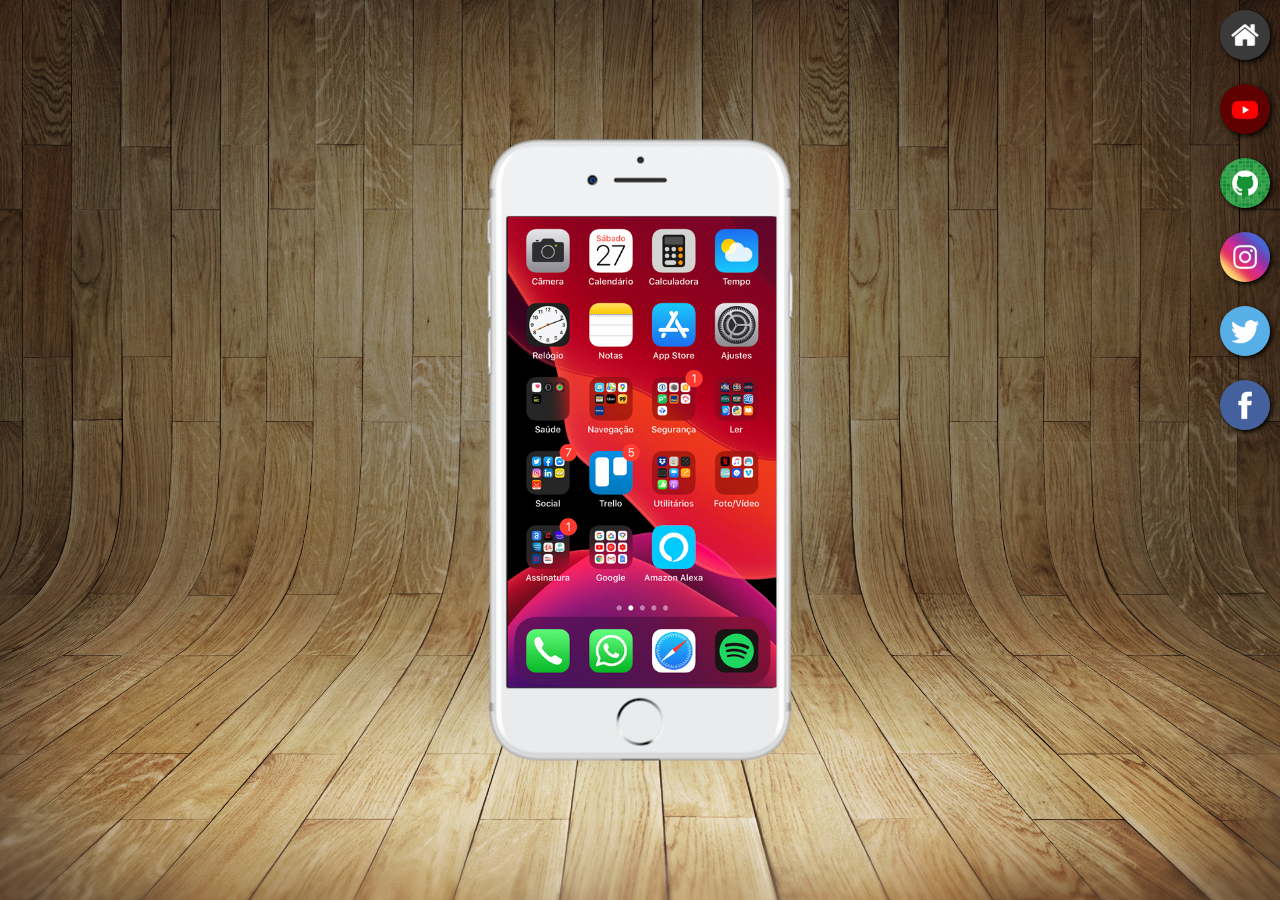
<file: index.html>
<!DOCTYPE html>
<html lang="pt-br">
<head>
    <meta charset="UTF-8">
    <meta name="viewport" content="width=device-width, initial-scale=1.0">
    <link rel="shortcut icon" href="favicon.ico" type="image/x-icon">
    <link rel="stylesheet" href="estilos/style.css">
    <title>Projetos Redes Sociais</title>
</head>
<body>
    <main>
        <section id="telefone">
            <iframe src="home.html" name="tela" id="tela" frameborder="0">
                Seu navegador não é compatível.
            </iframe>
        </section>
        <section id="redes-sociais">
            <a href="home.html" target="tela"><img src="imagens/logo-home.jpg" alt="Home"></a><br>
            <a href="youtube.html" target="tela"><img src="imagens/logo-youtube.jpg" alt="YouTube"></a><br>
            <a href="github.html" target="tela"><img src="imagens/logo-github.jpg" alt="GitHub"></a><br>
            <a href="instagram.html" target="tela"><img src="imagens/logo-instagram.jpg" alt="Instagram"></a><br>
            <a href="twitter.html" target="tela"><img src="imagens/logo-twitter.jpg" alt="Twitter"></a><br>
            <a href="facebook.html" target="tela"><img src="imagens/logo-facebook.jpg" alt="Facebook"></a><br>
            
        </section>
    </main>
</body>
</html>
</file>
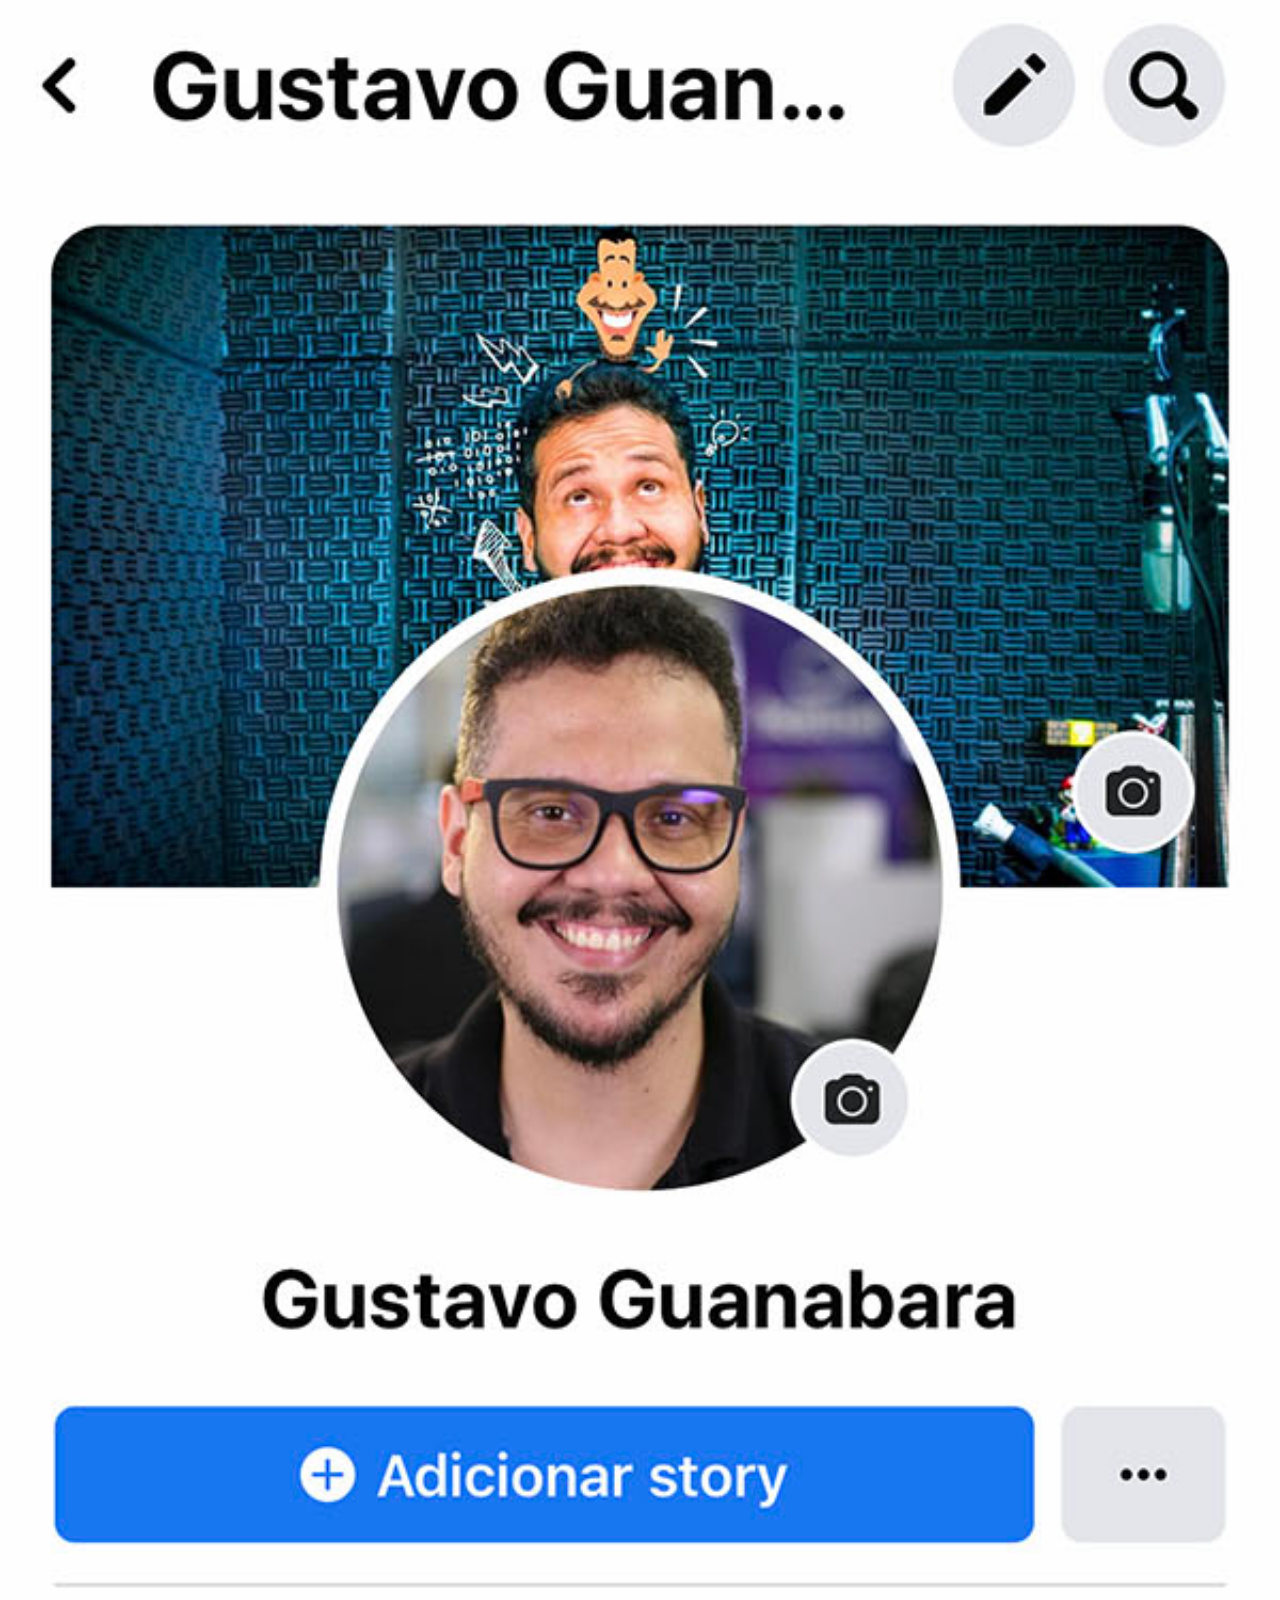
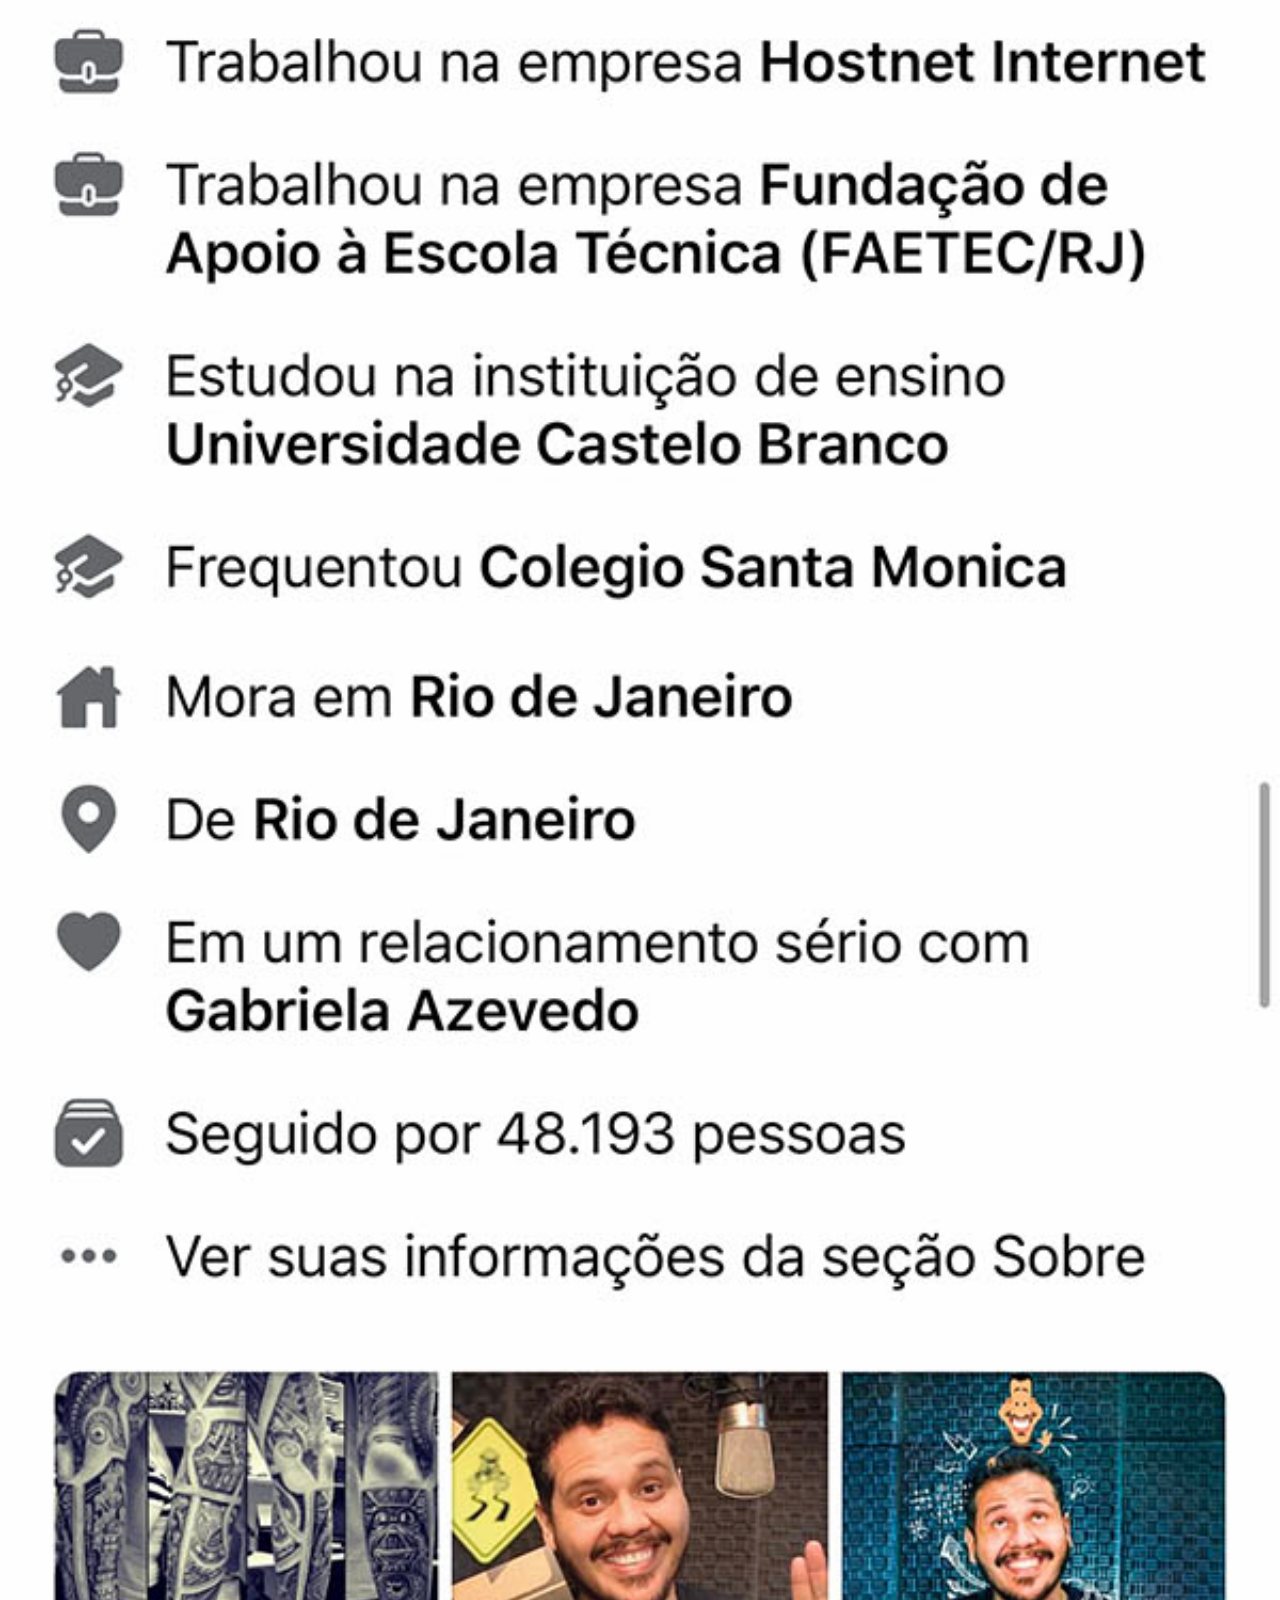
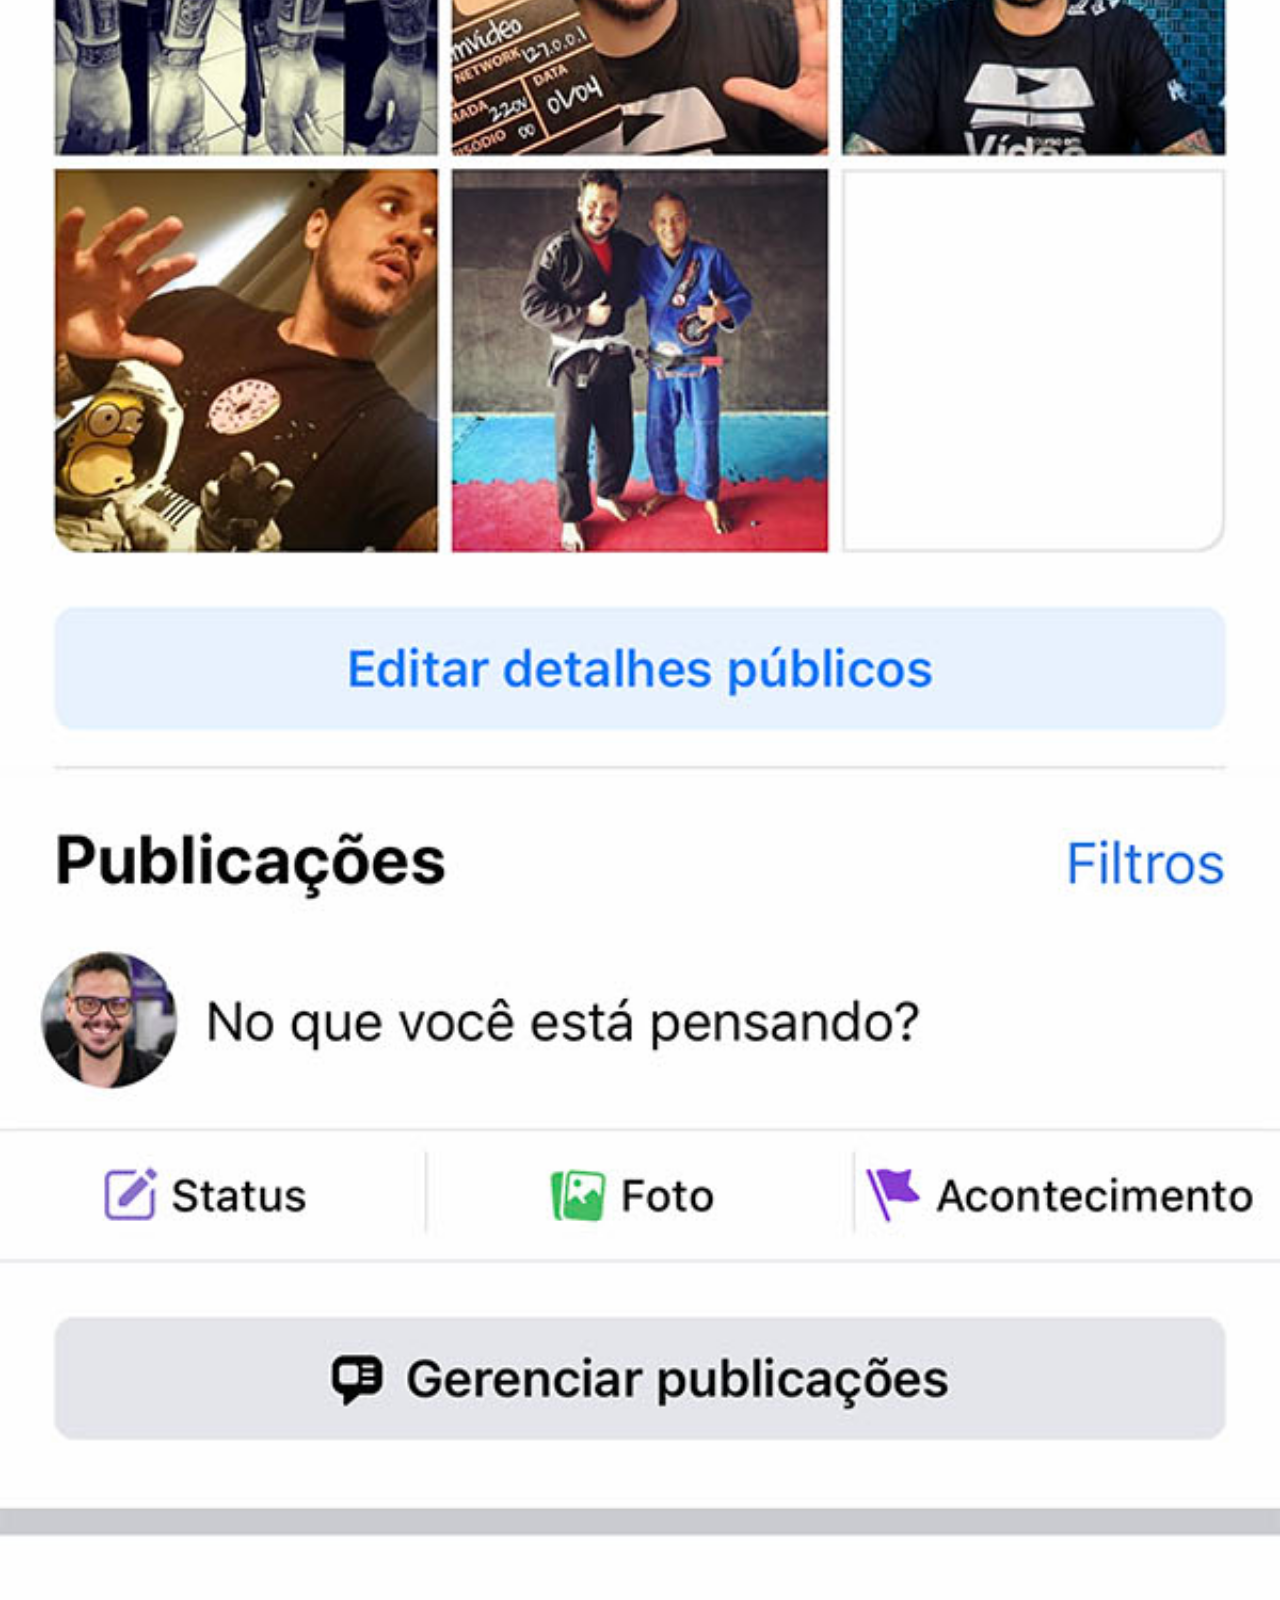
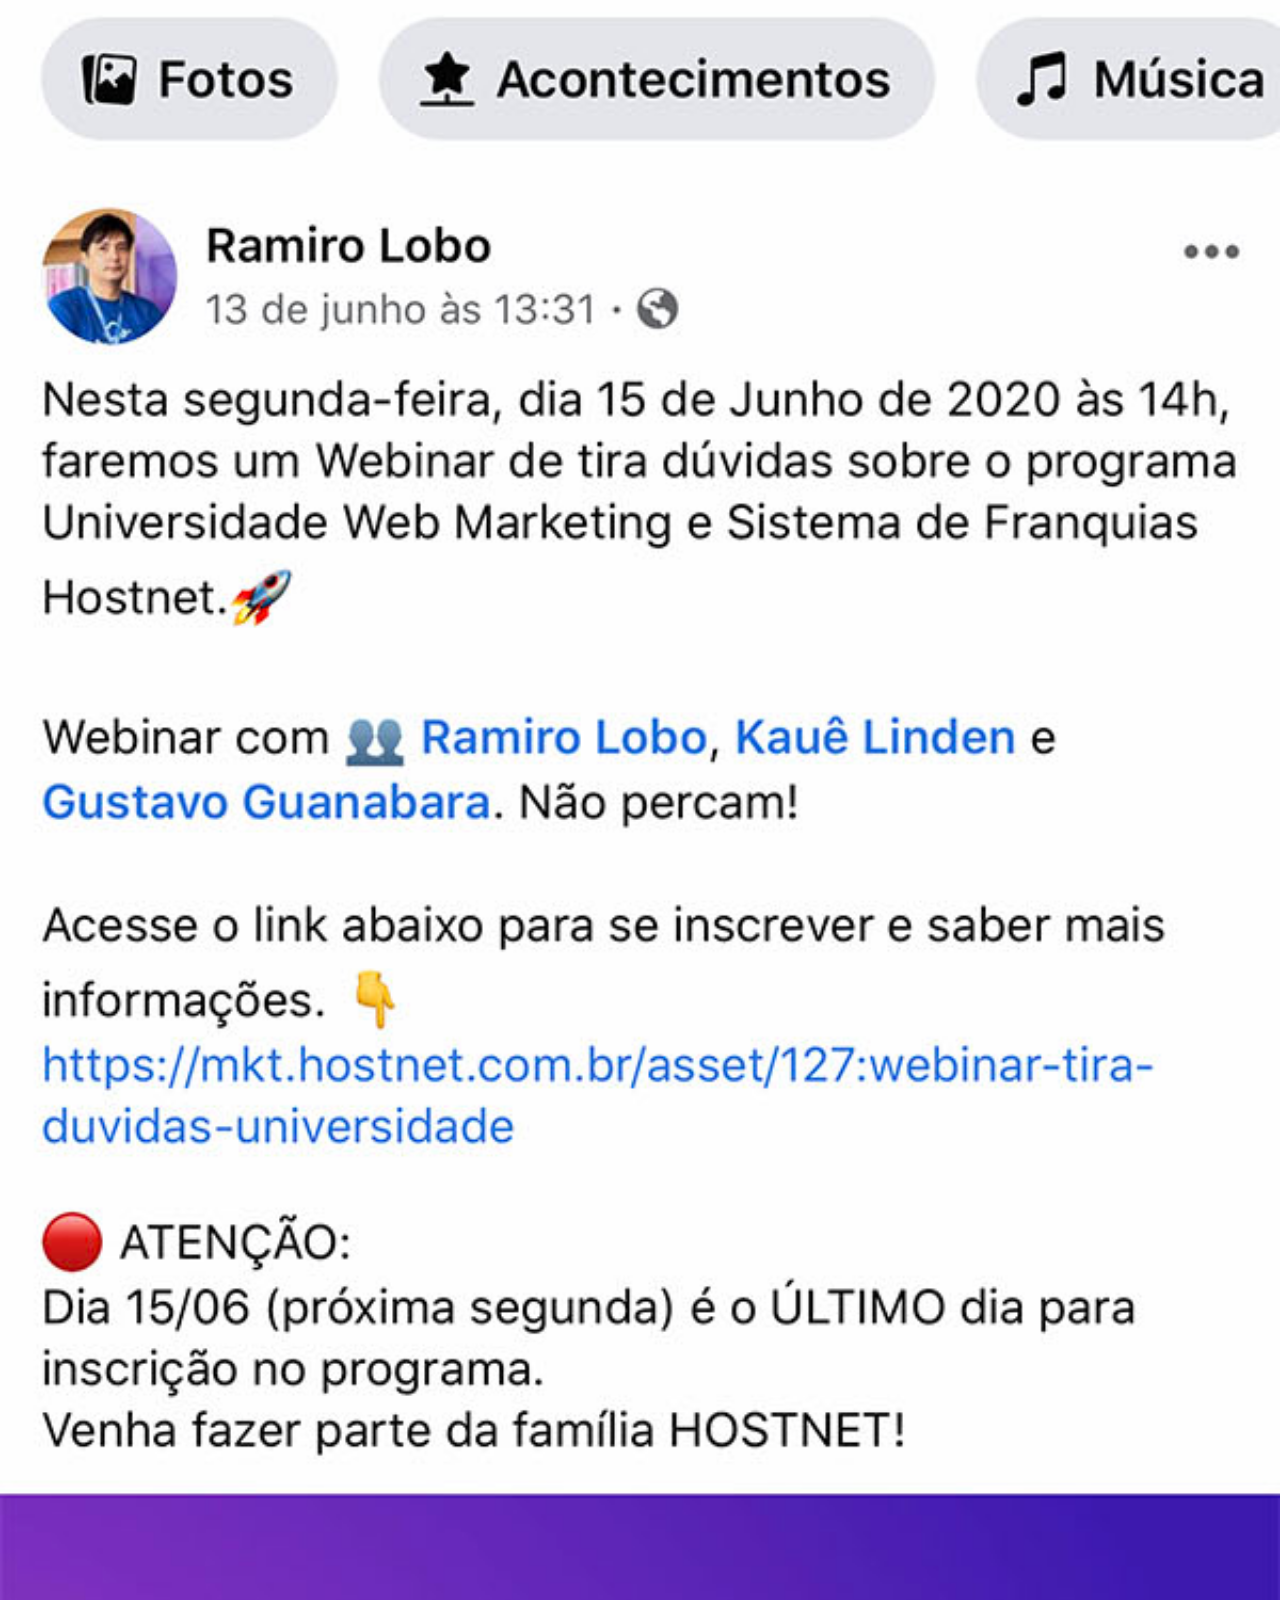
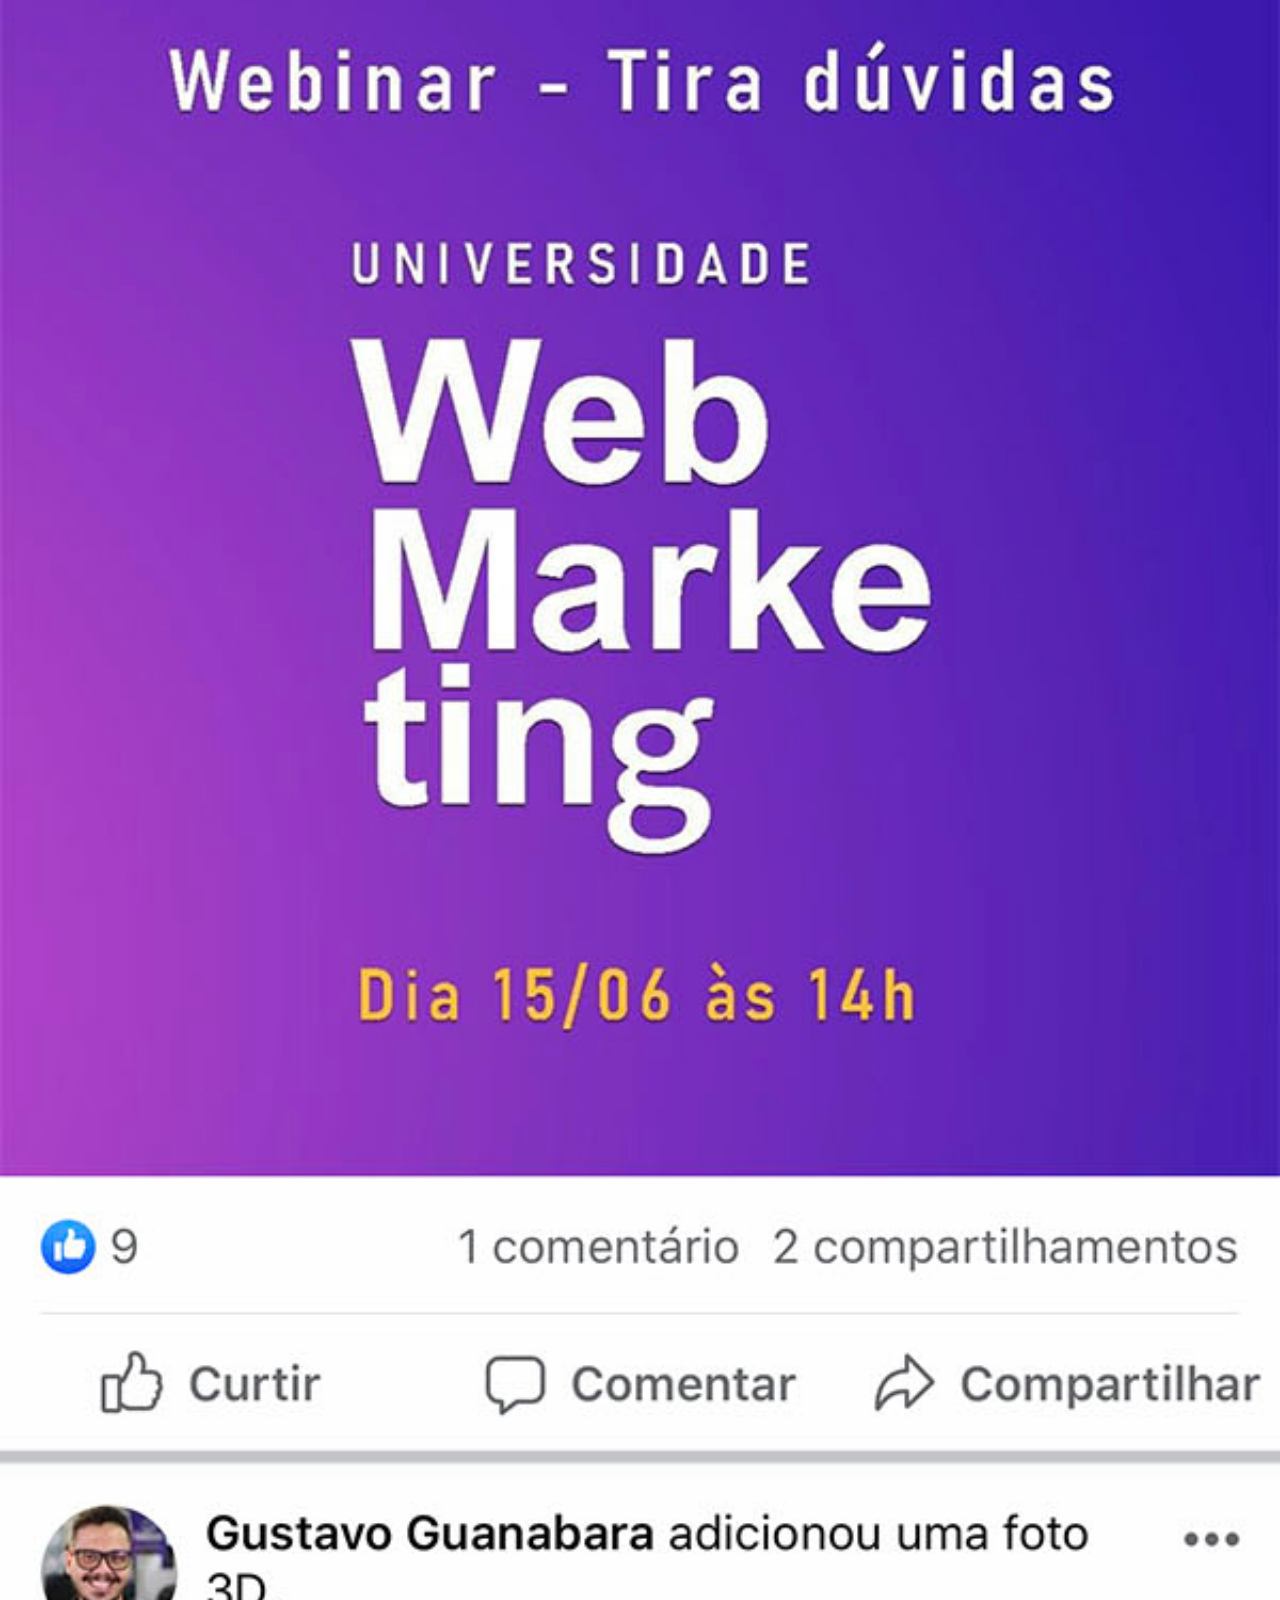
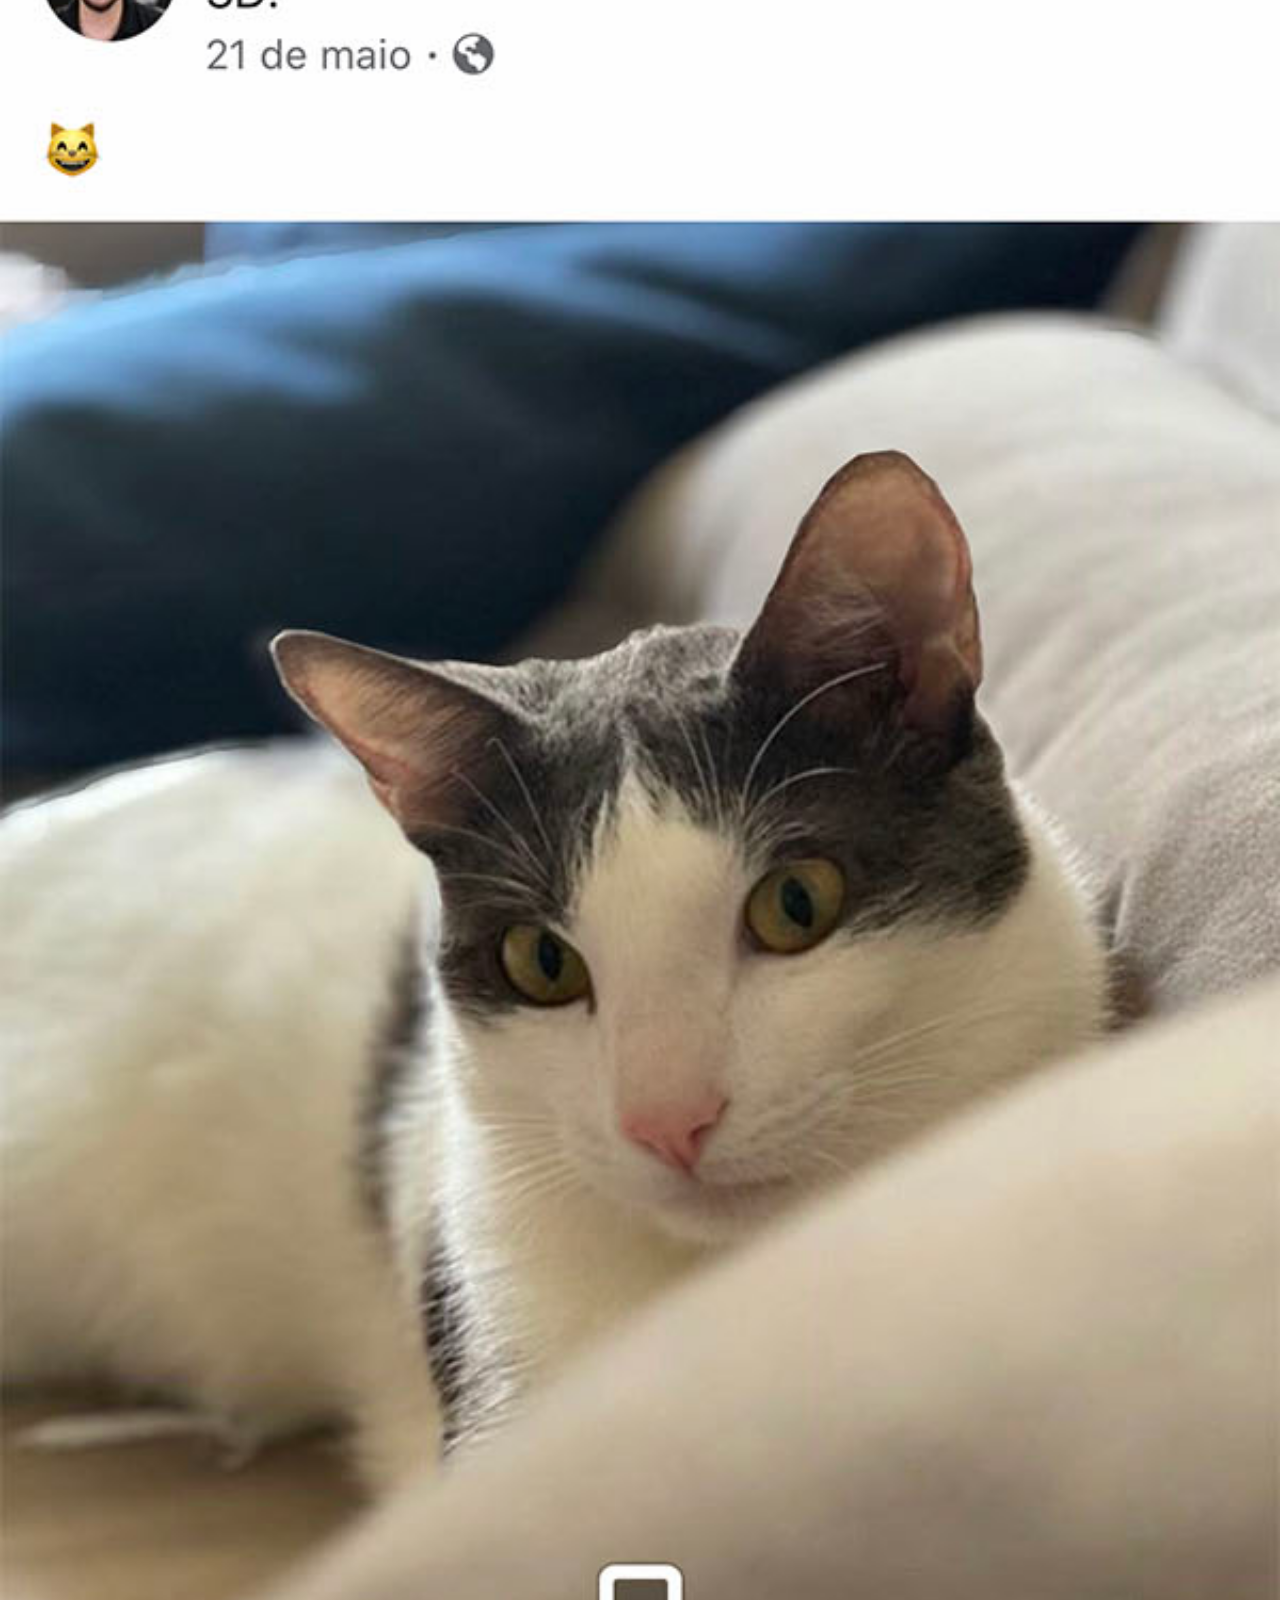
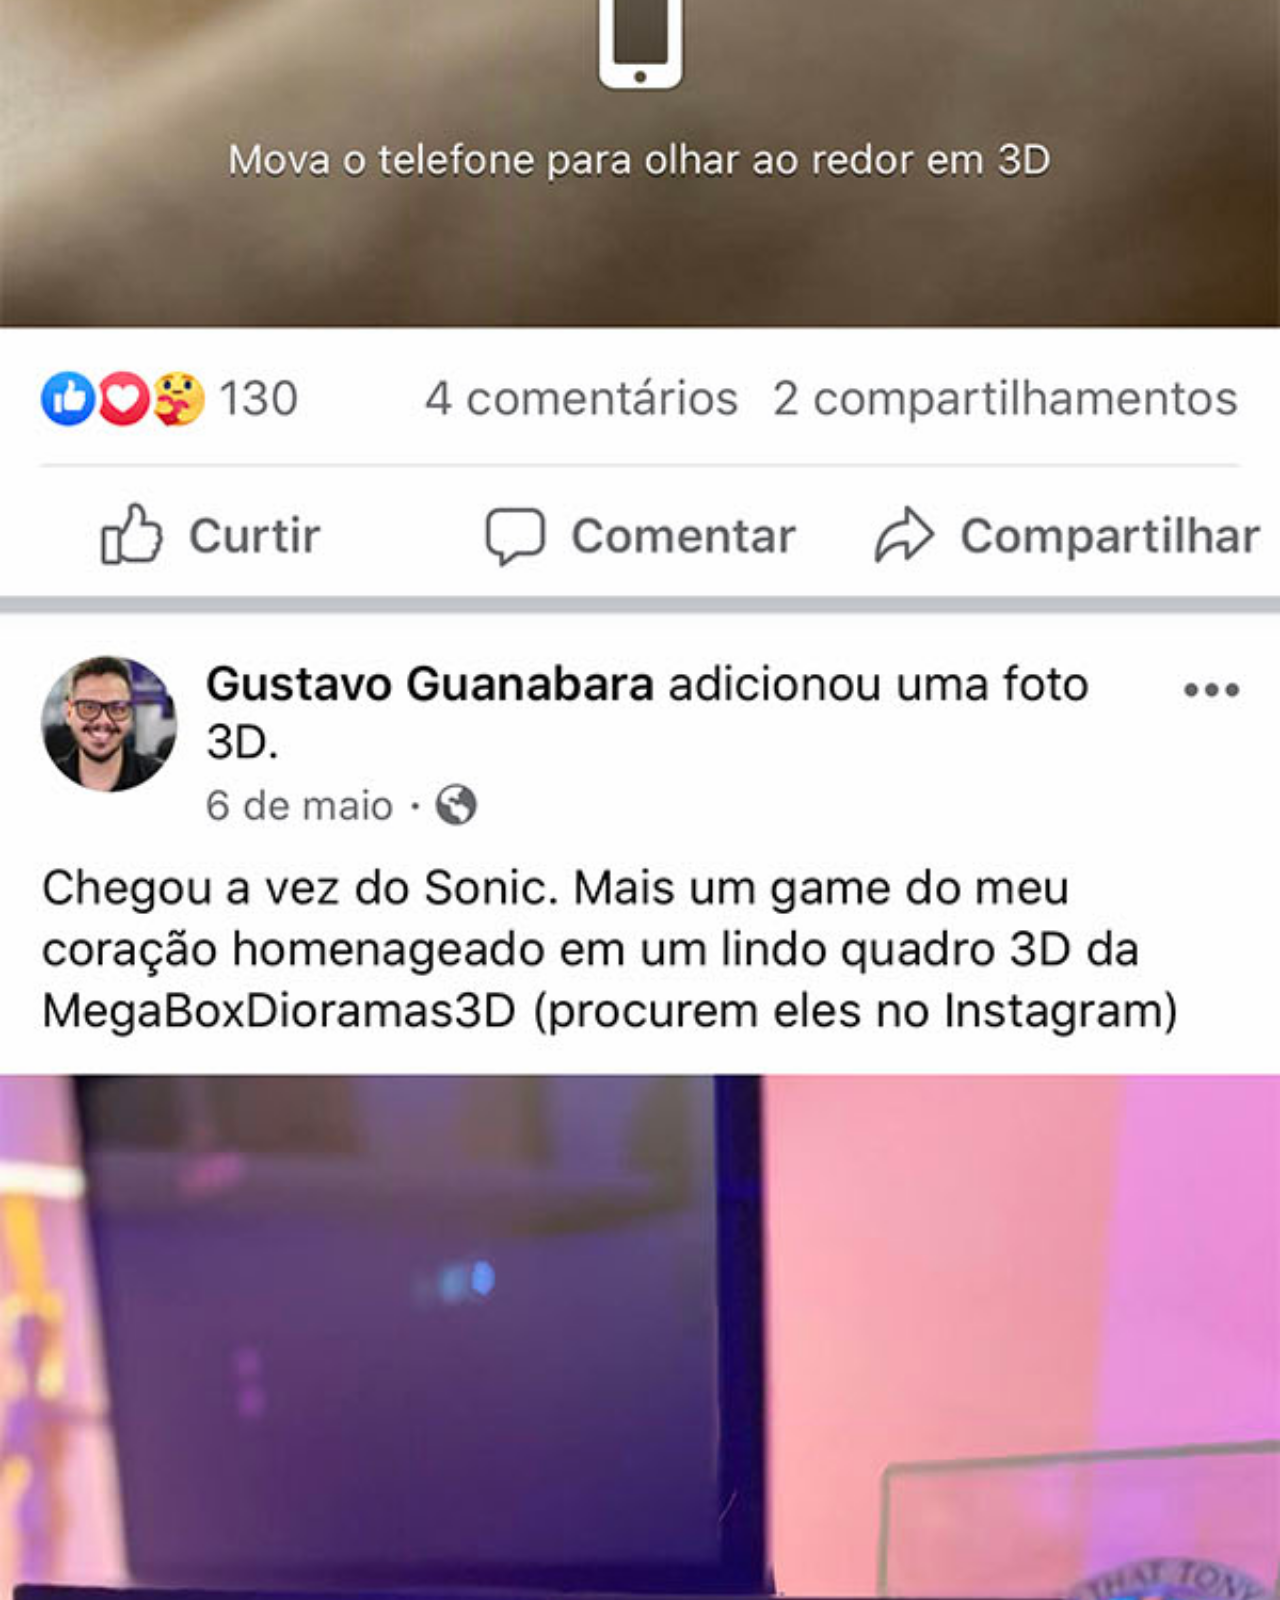
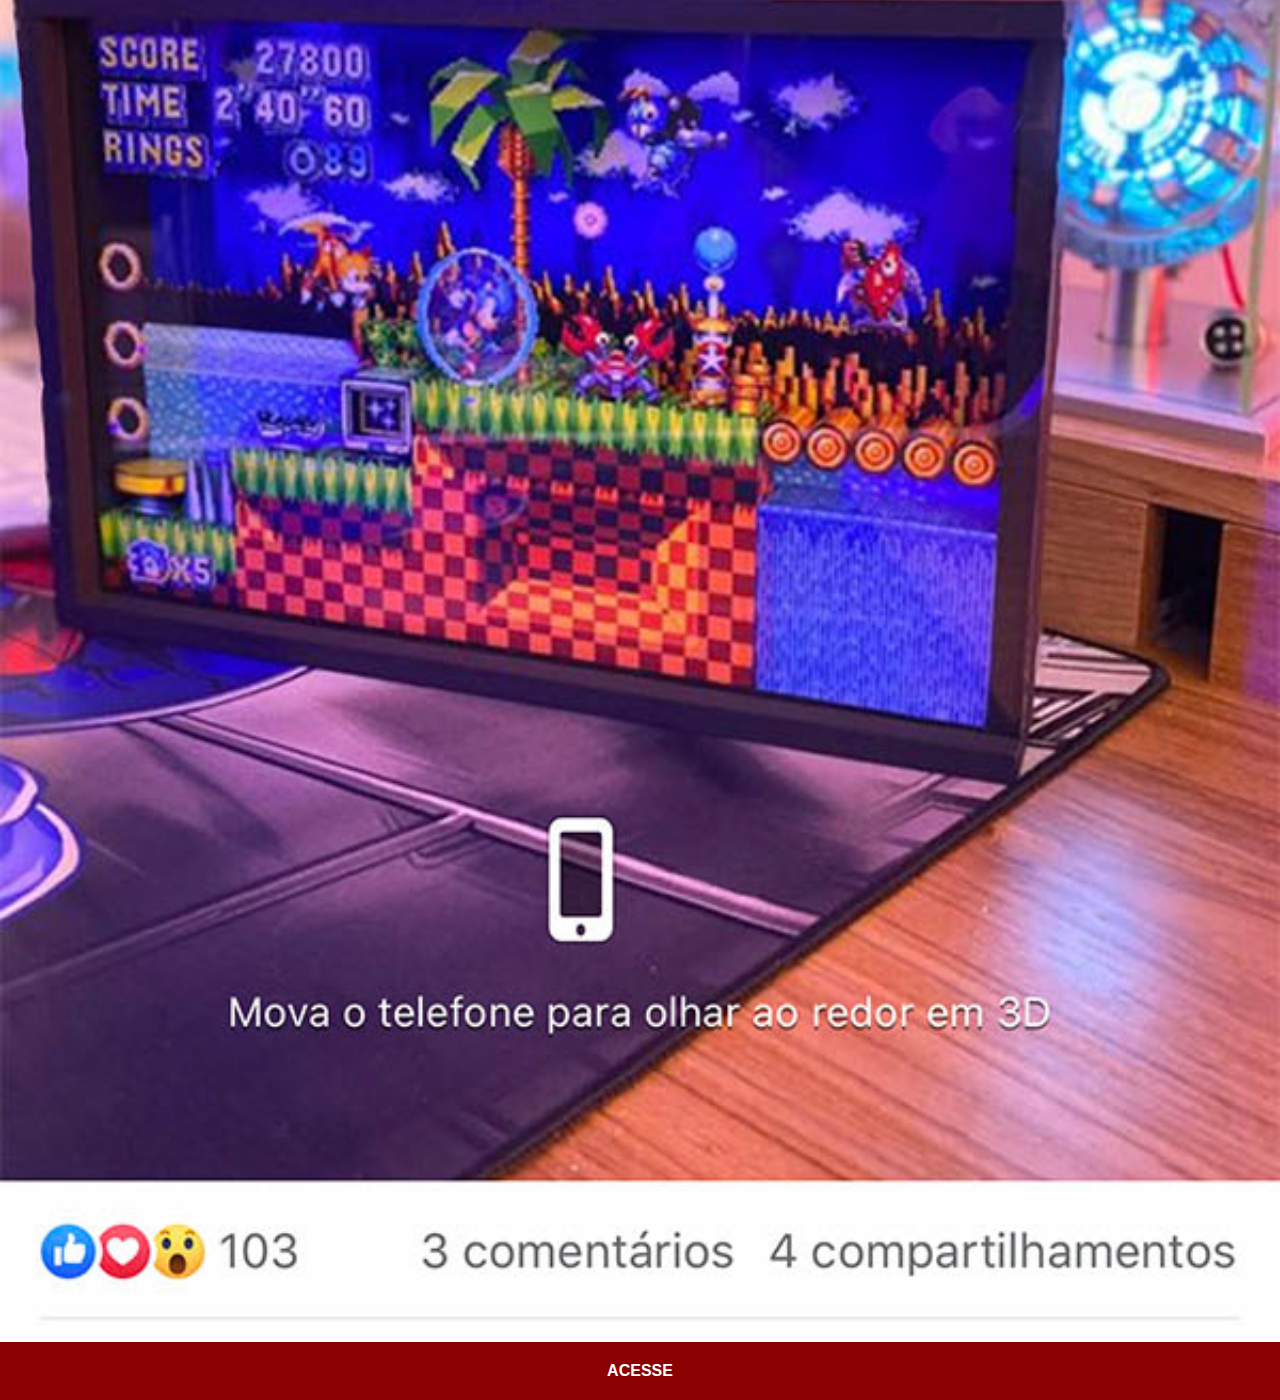
<file: facebook.html>
<!DOCTYPE html>
<html lang="pt-br">
<head>
    <meta charset="UTF-8">
    <meta name="viewport" content="width=device-width, initial-scale=1.0">
    <link rel="stylesheet" href="estilos/social.css">
    <title>Facebook</title>
</head>
<body>
    <img src="imagens/tela-facebook.jpg" alt="Facebook">
    <a href="https://www.facebook.com/gustavoguanabara/?locale=pt_BR" target="_blank">ACESSE</a>
</body>
</html>
</file>
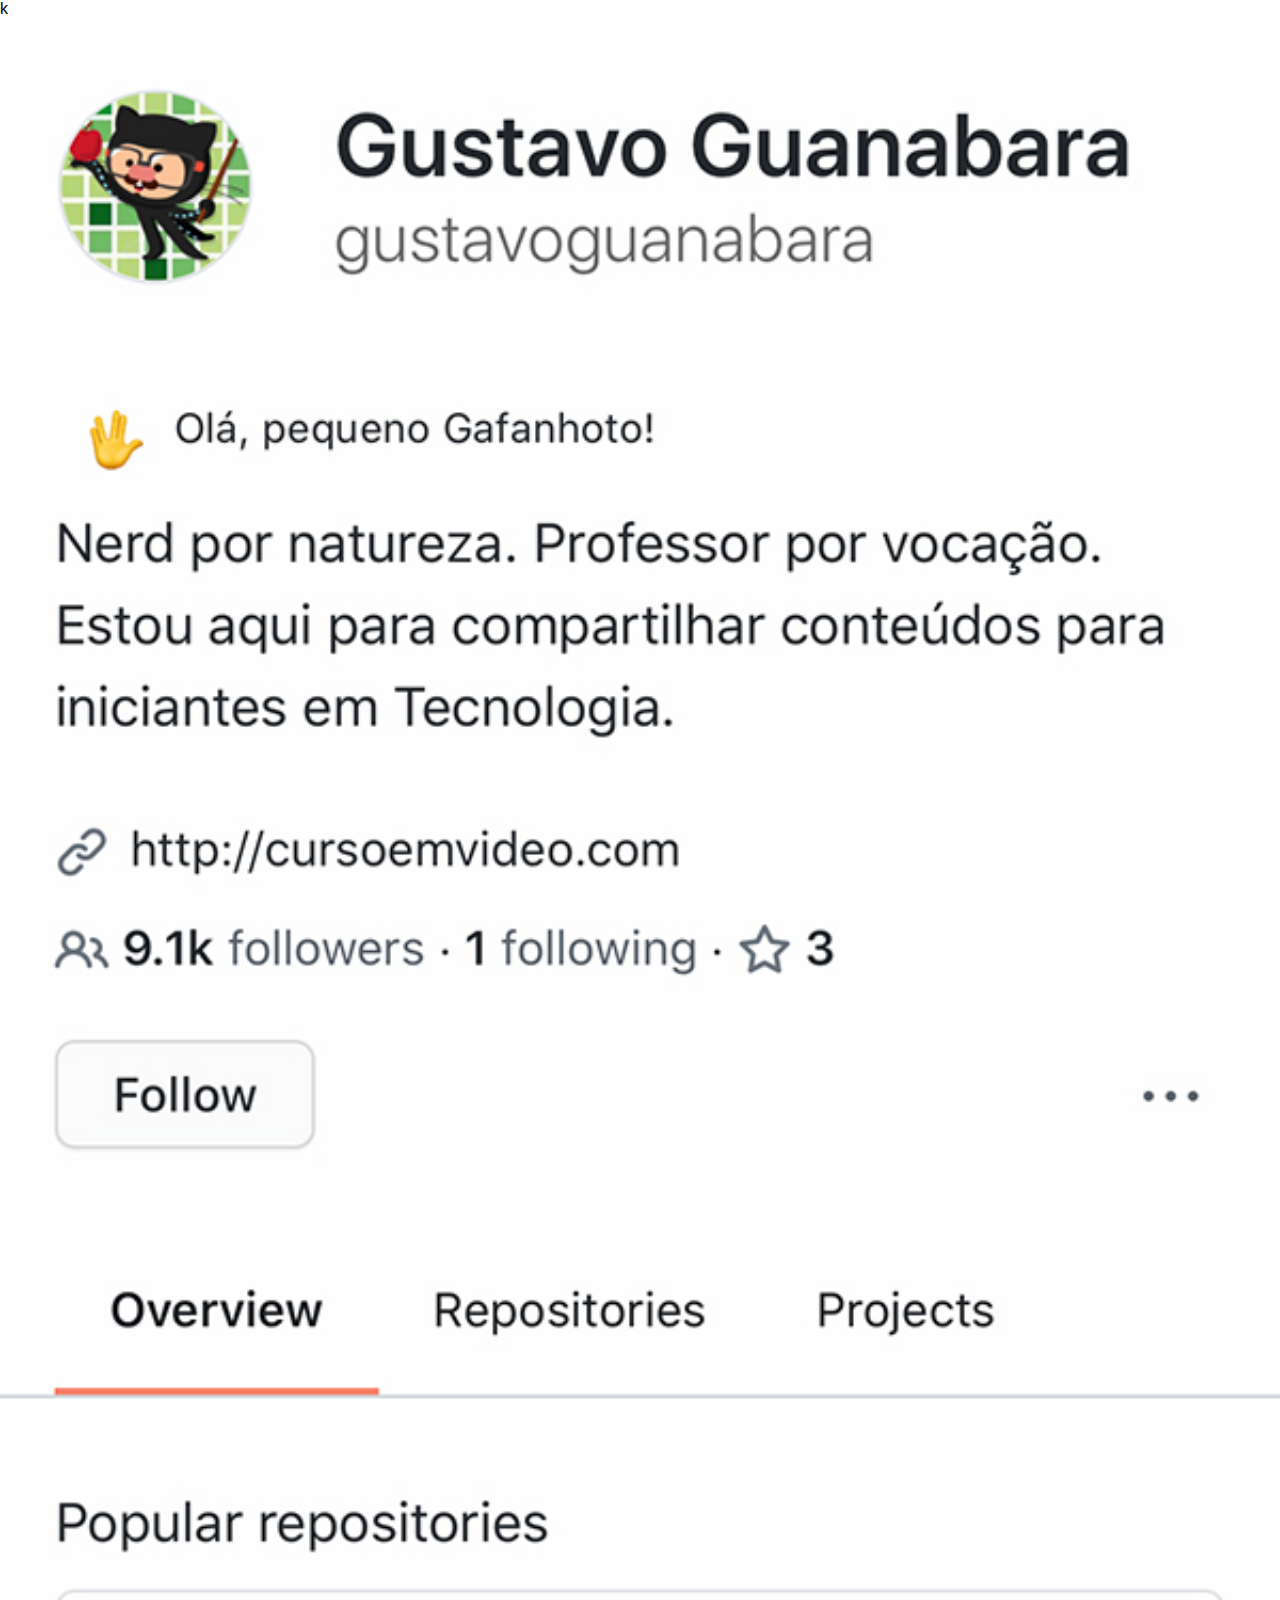
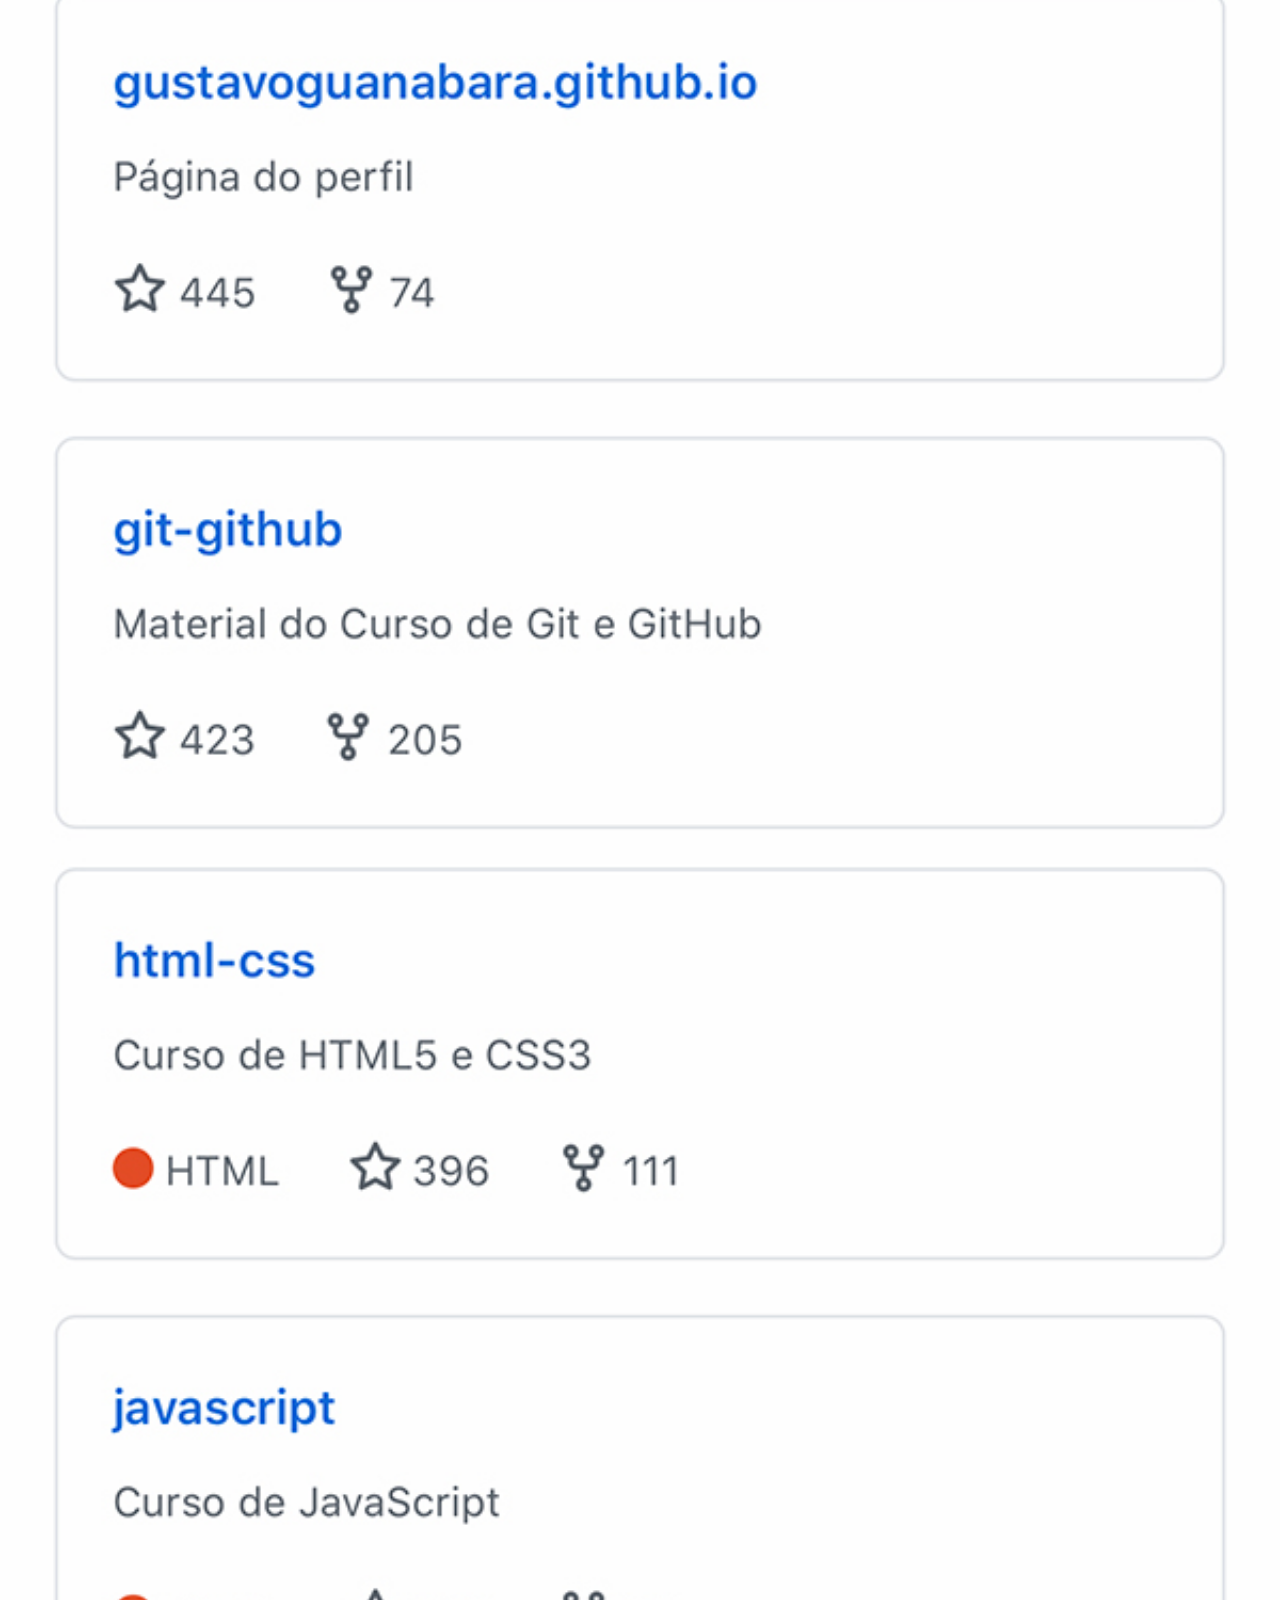
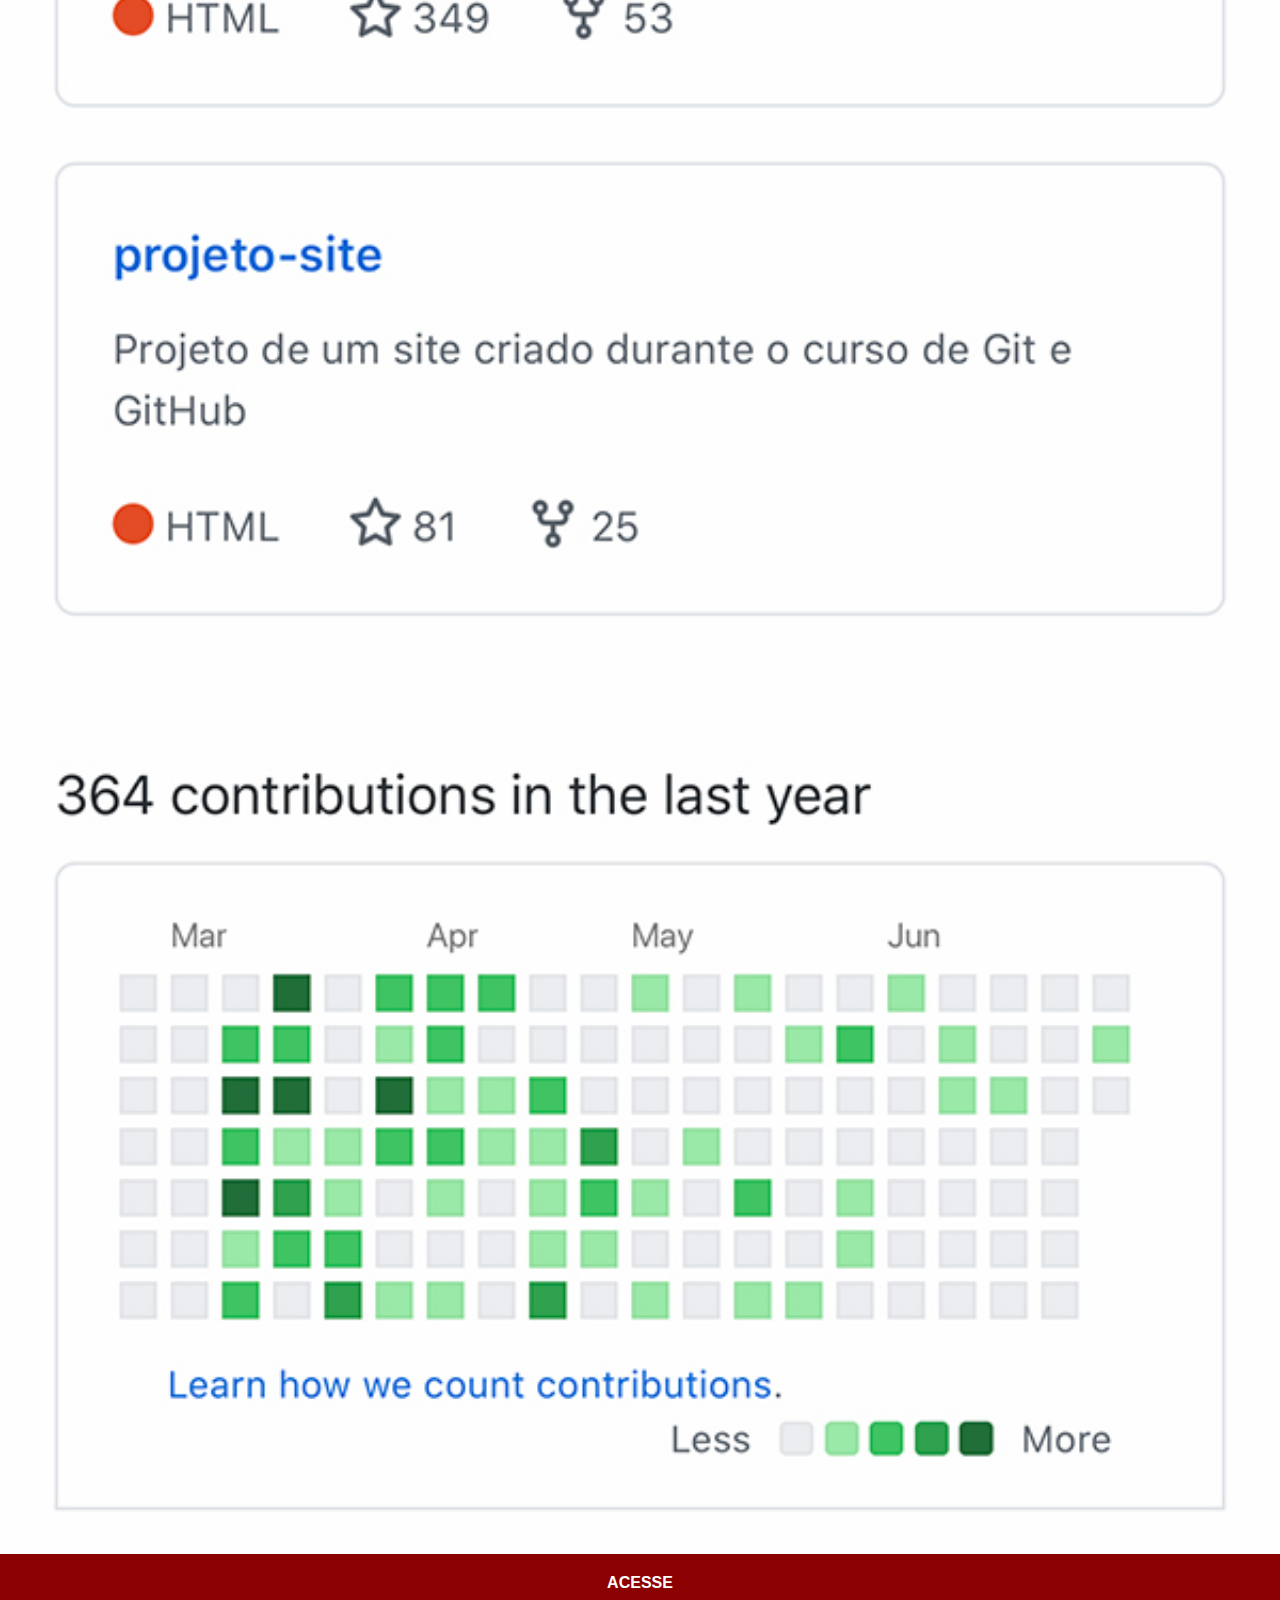
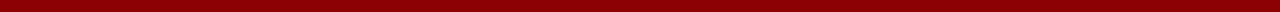
<file: github.html>
<!DOCTYPE html>
<html lang="en">
<head>
    <meta charset="UTF-8">
    <meta name="viewport" content="width=device-width, initial-scale=1.0">
    <link rel="stylesheet" href="estilos/social.css">k
    <title>GitHub</title>
</head>
<body>
    <img src="imagens/tela-github.jpg" alt="GitHub">
    <a href="https://gustavoguanabara.github.io/" target="_blank">ACESSE</a>
</body>
</html>
</file>
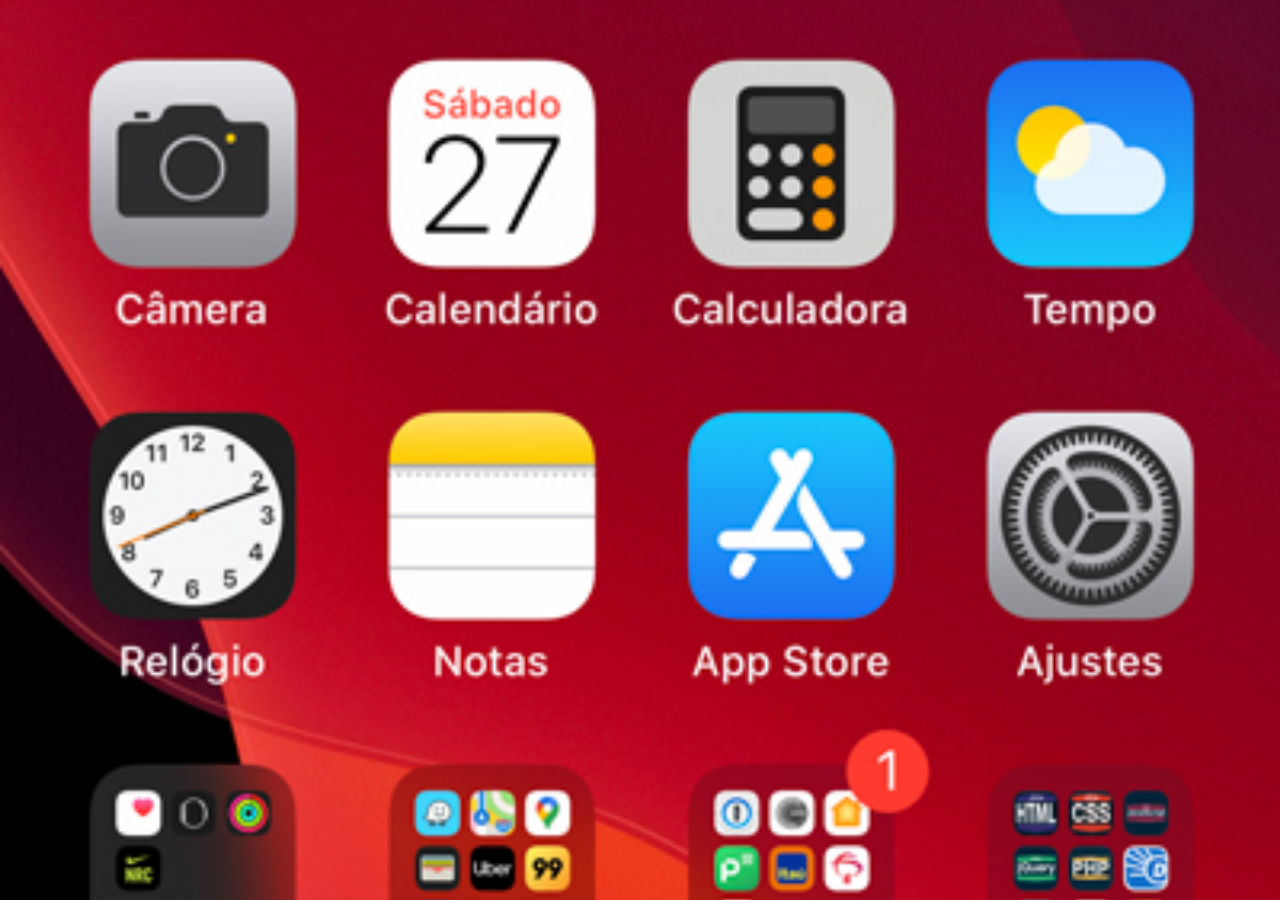
<file: home.html>
<!DOCTYPE html>
<html lang="pt-br">
<head>
    <meta charset="UTF-8">
    <meta name="viewport" content="width=device-width, initial-scale=1.0">
    <title>Home</title>
    <style>
        * {
            margin: 0px;
            padding: 0px;
        }

        body{
            width: 100vw;
            height: 100vh;
            background: black url(imagens/tela-home.jpg) no-repeat top center;
            background-size: cover;
        }
    </style>
</head>
<body>
    
</body>
</html>
</file>
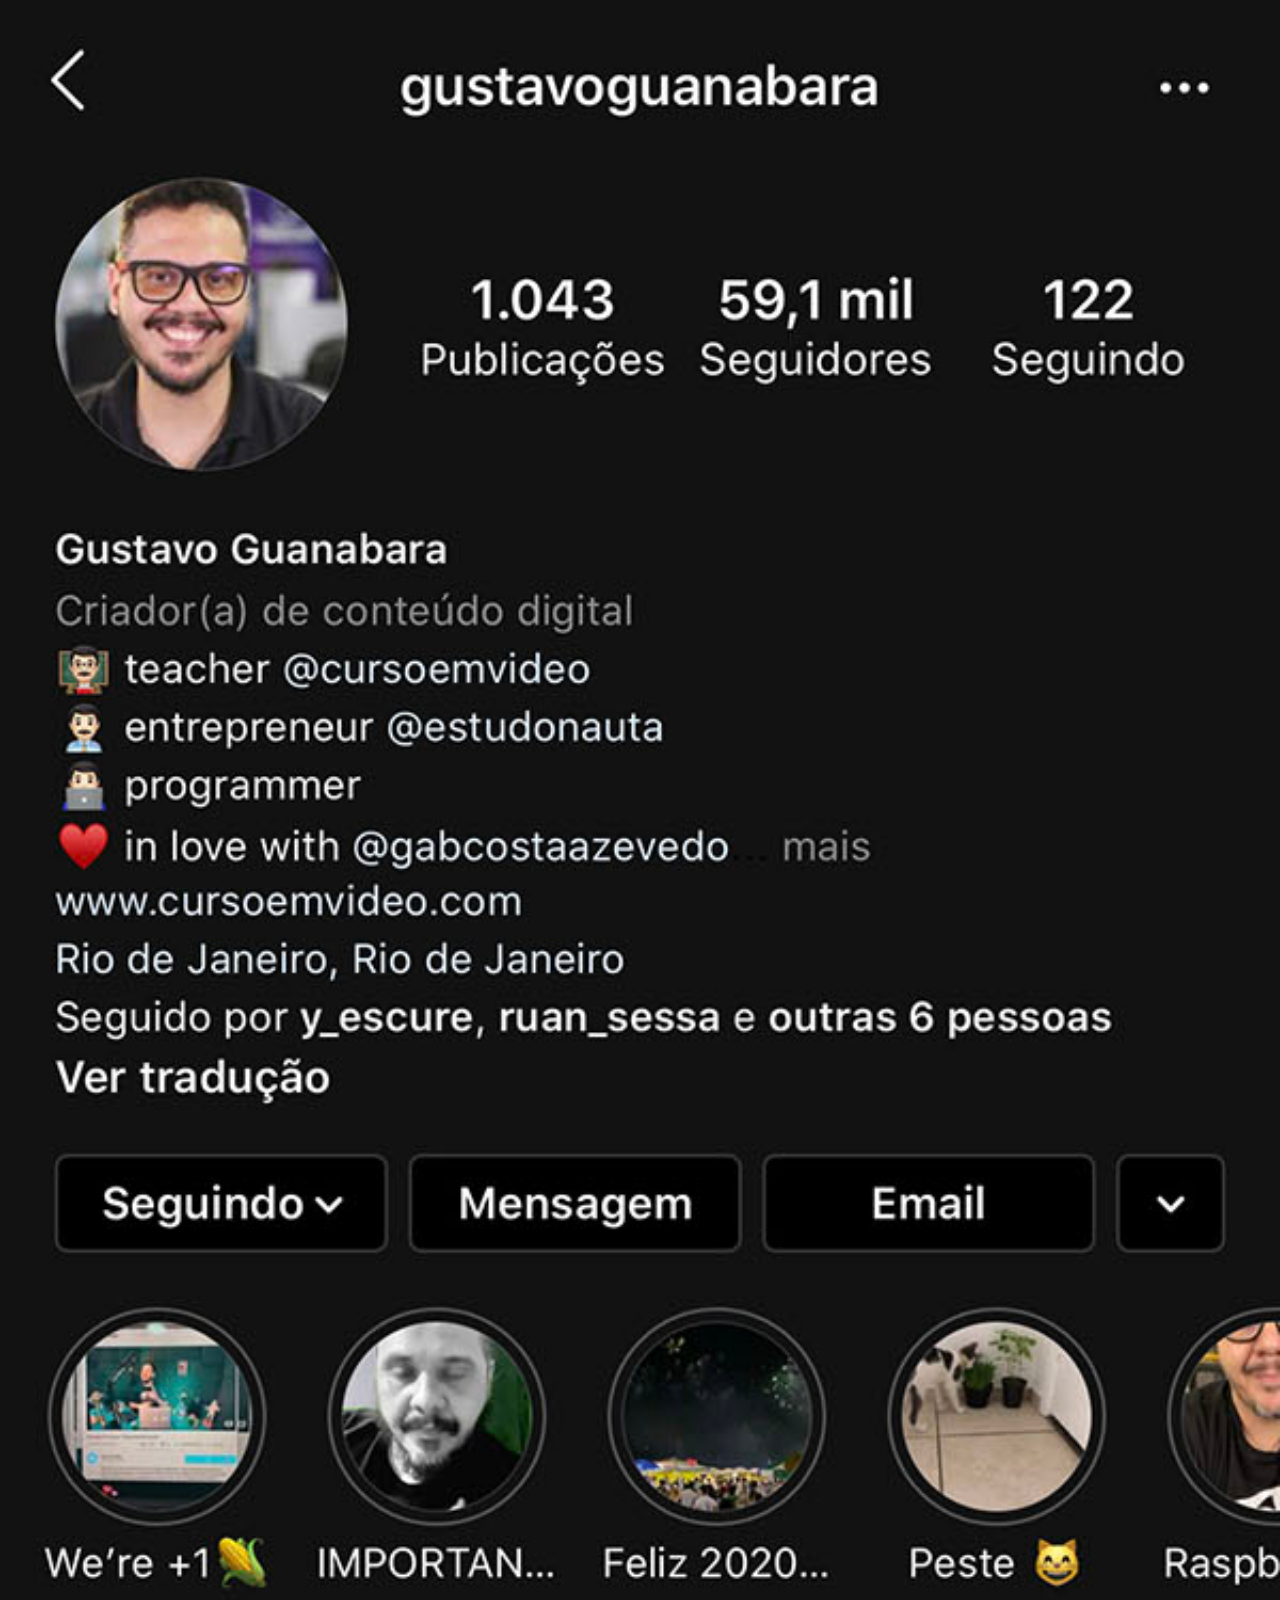
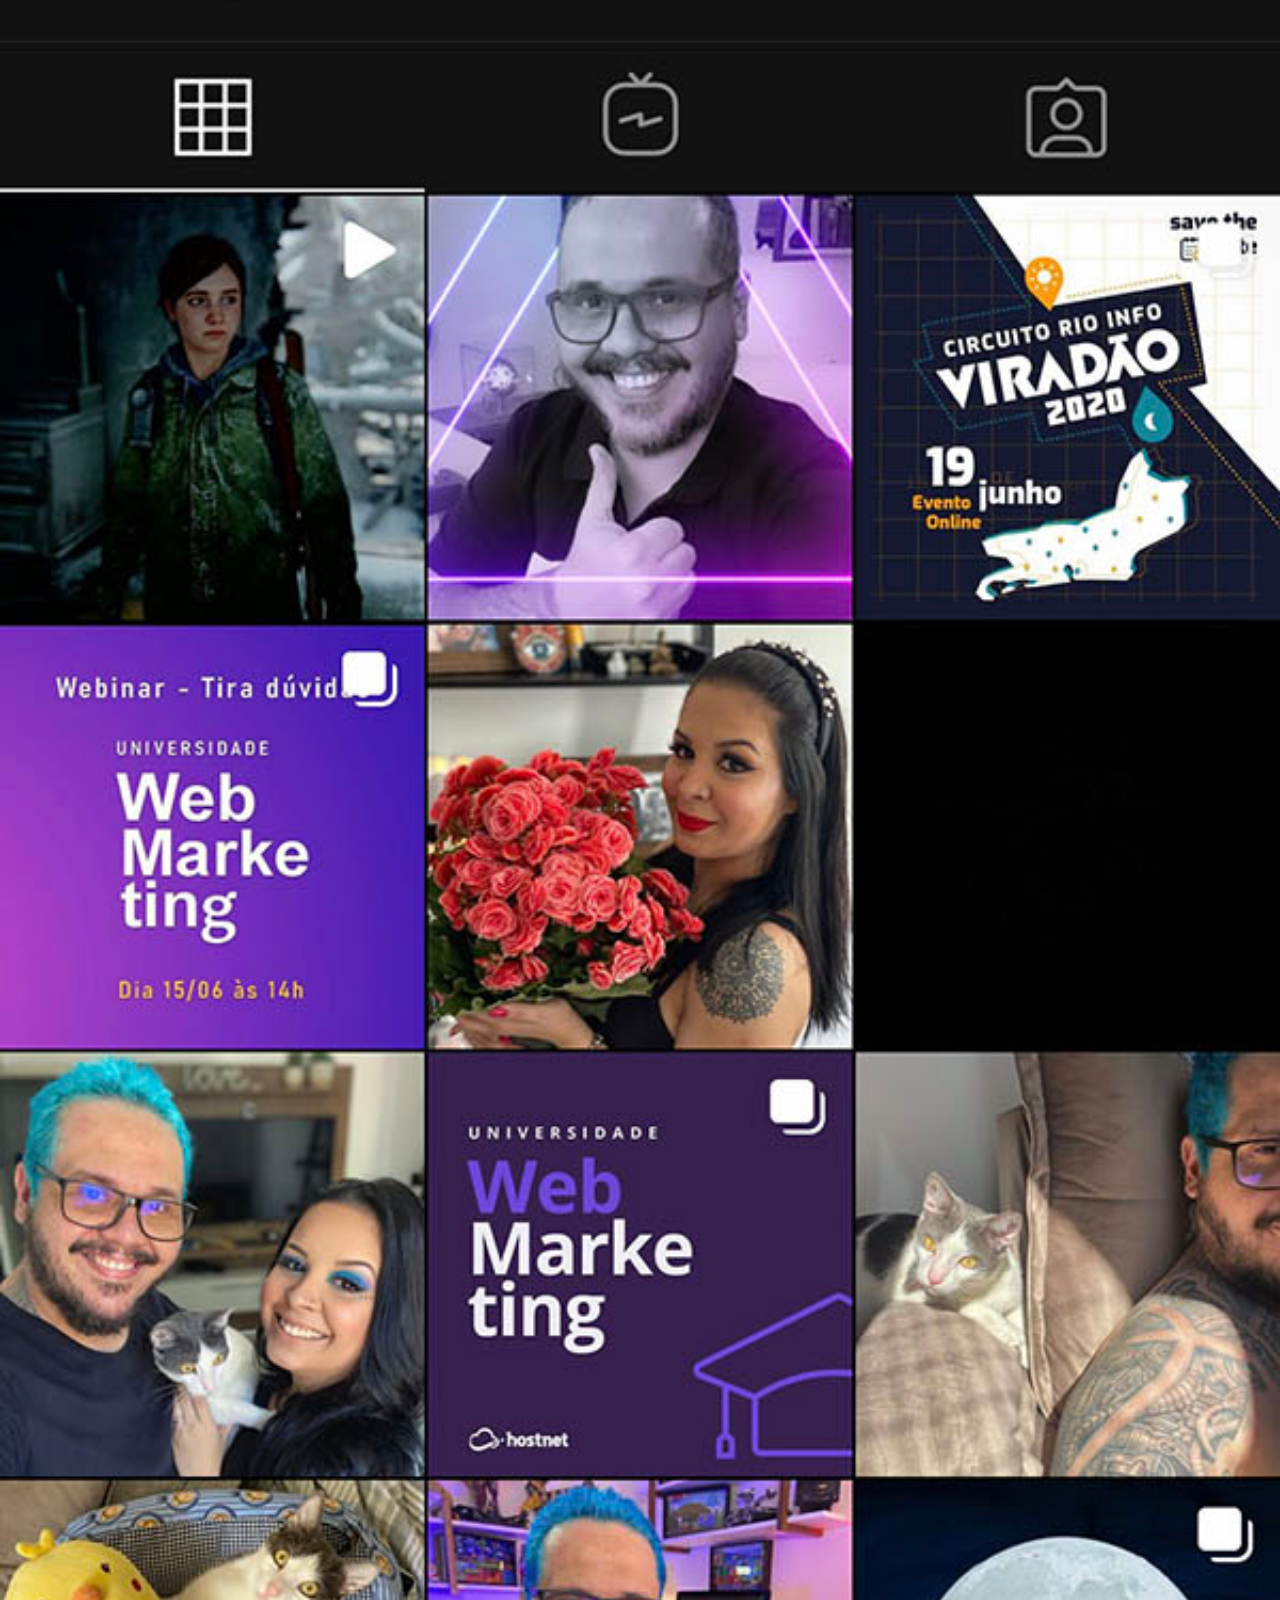
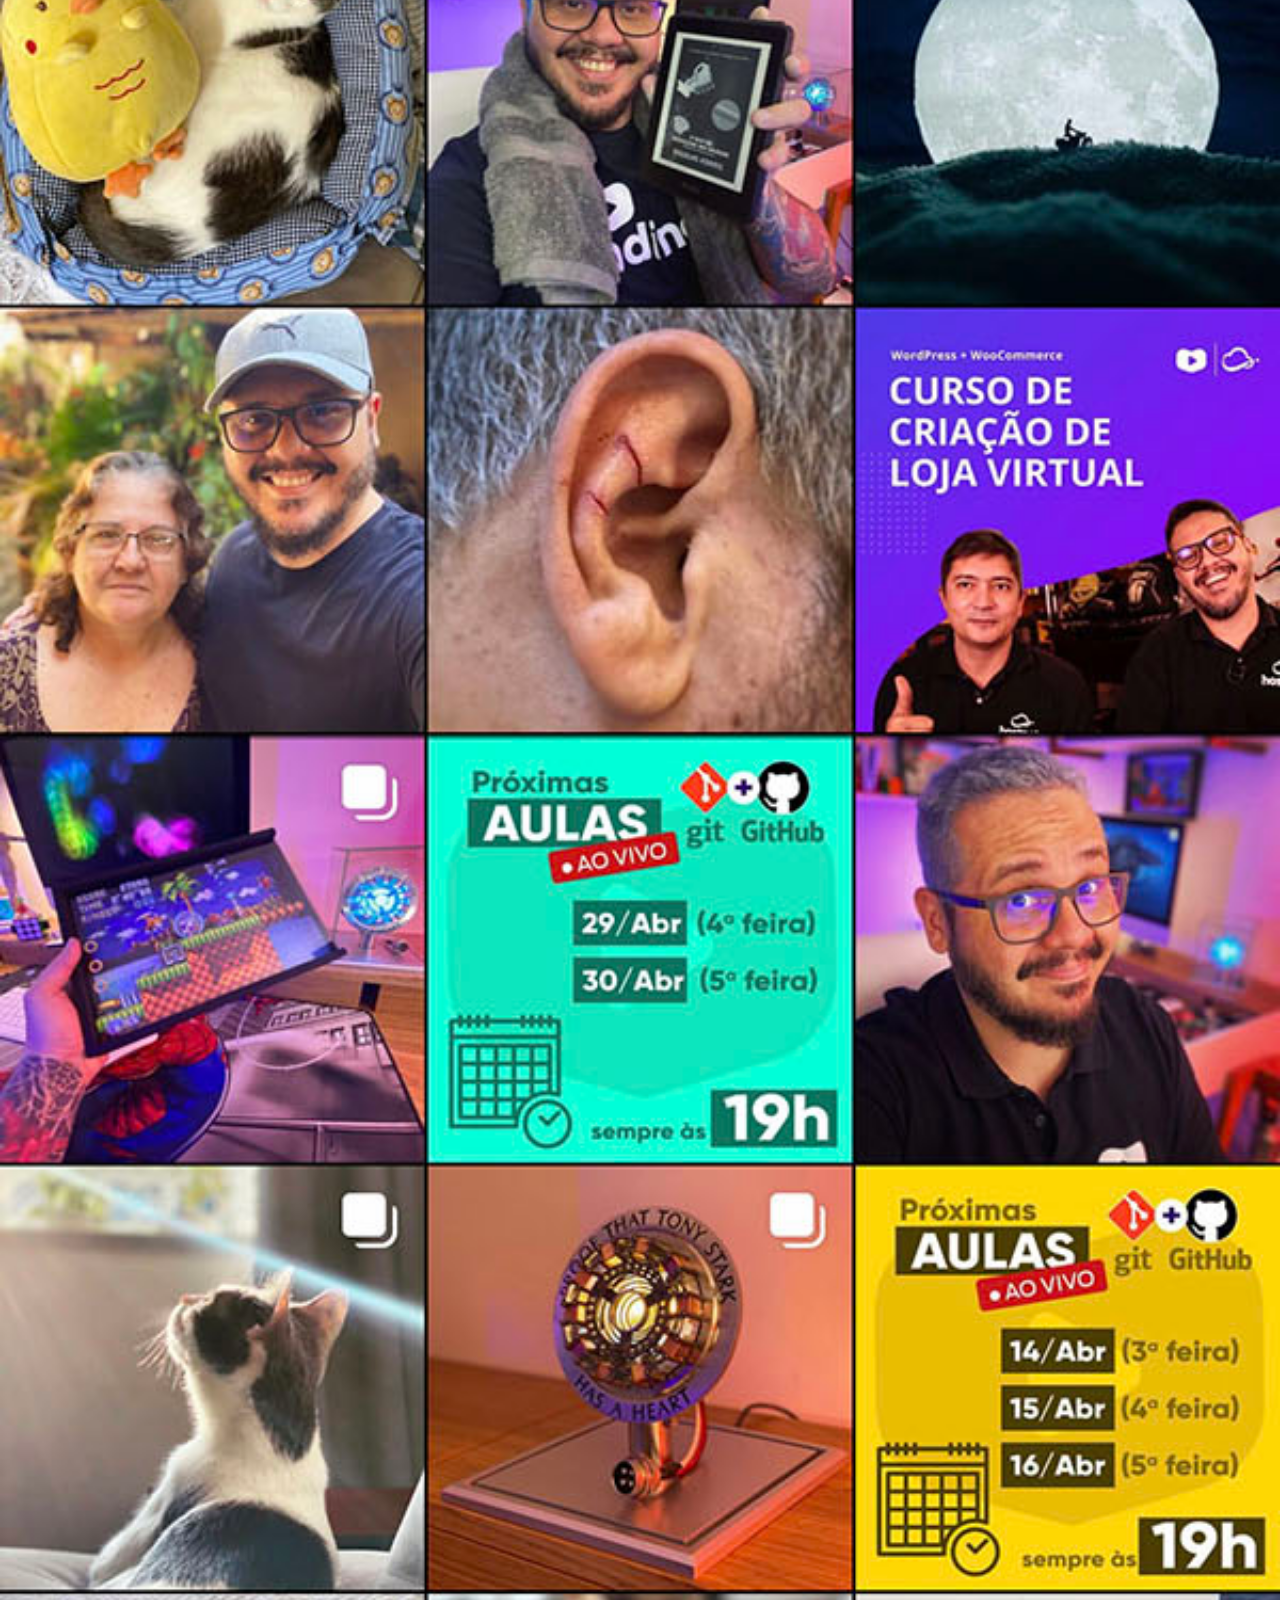
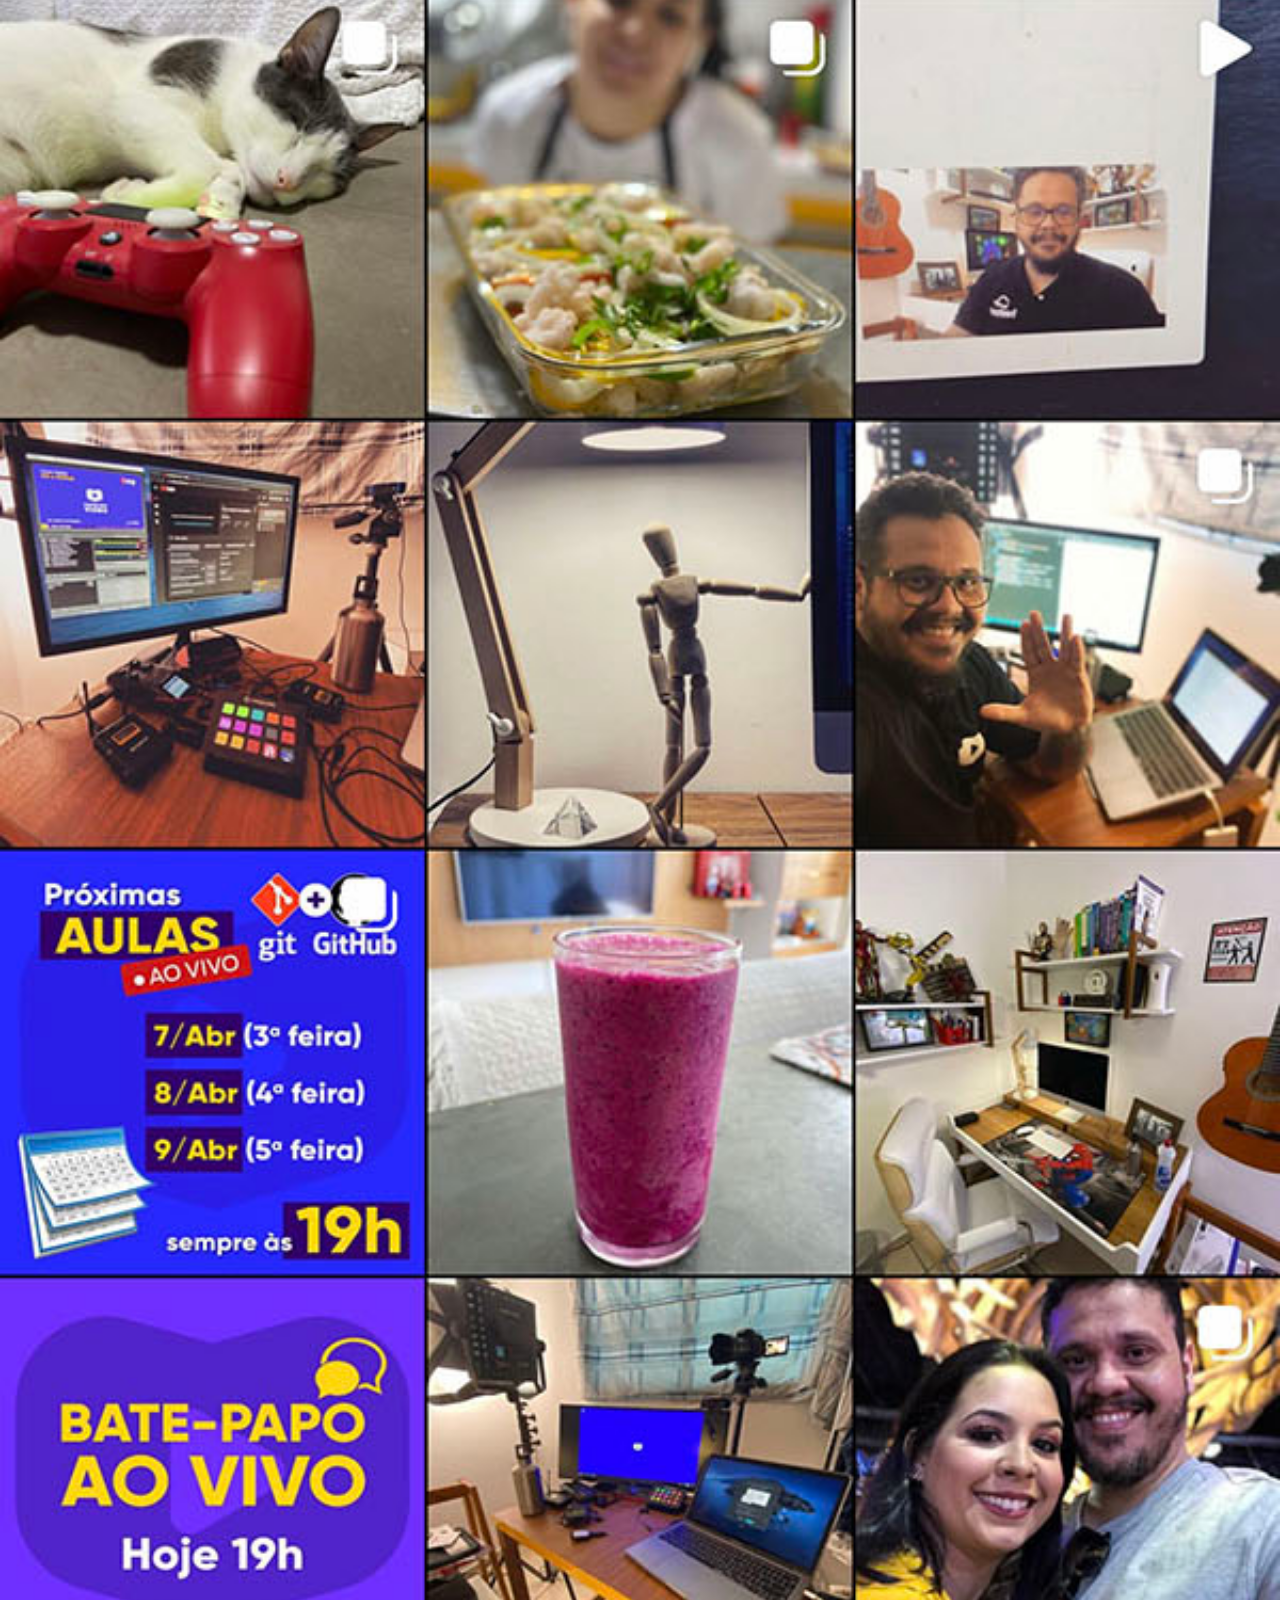
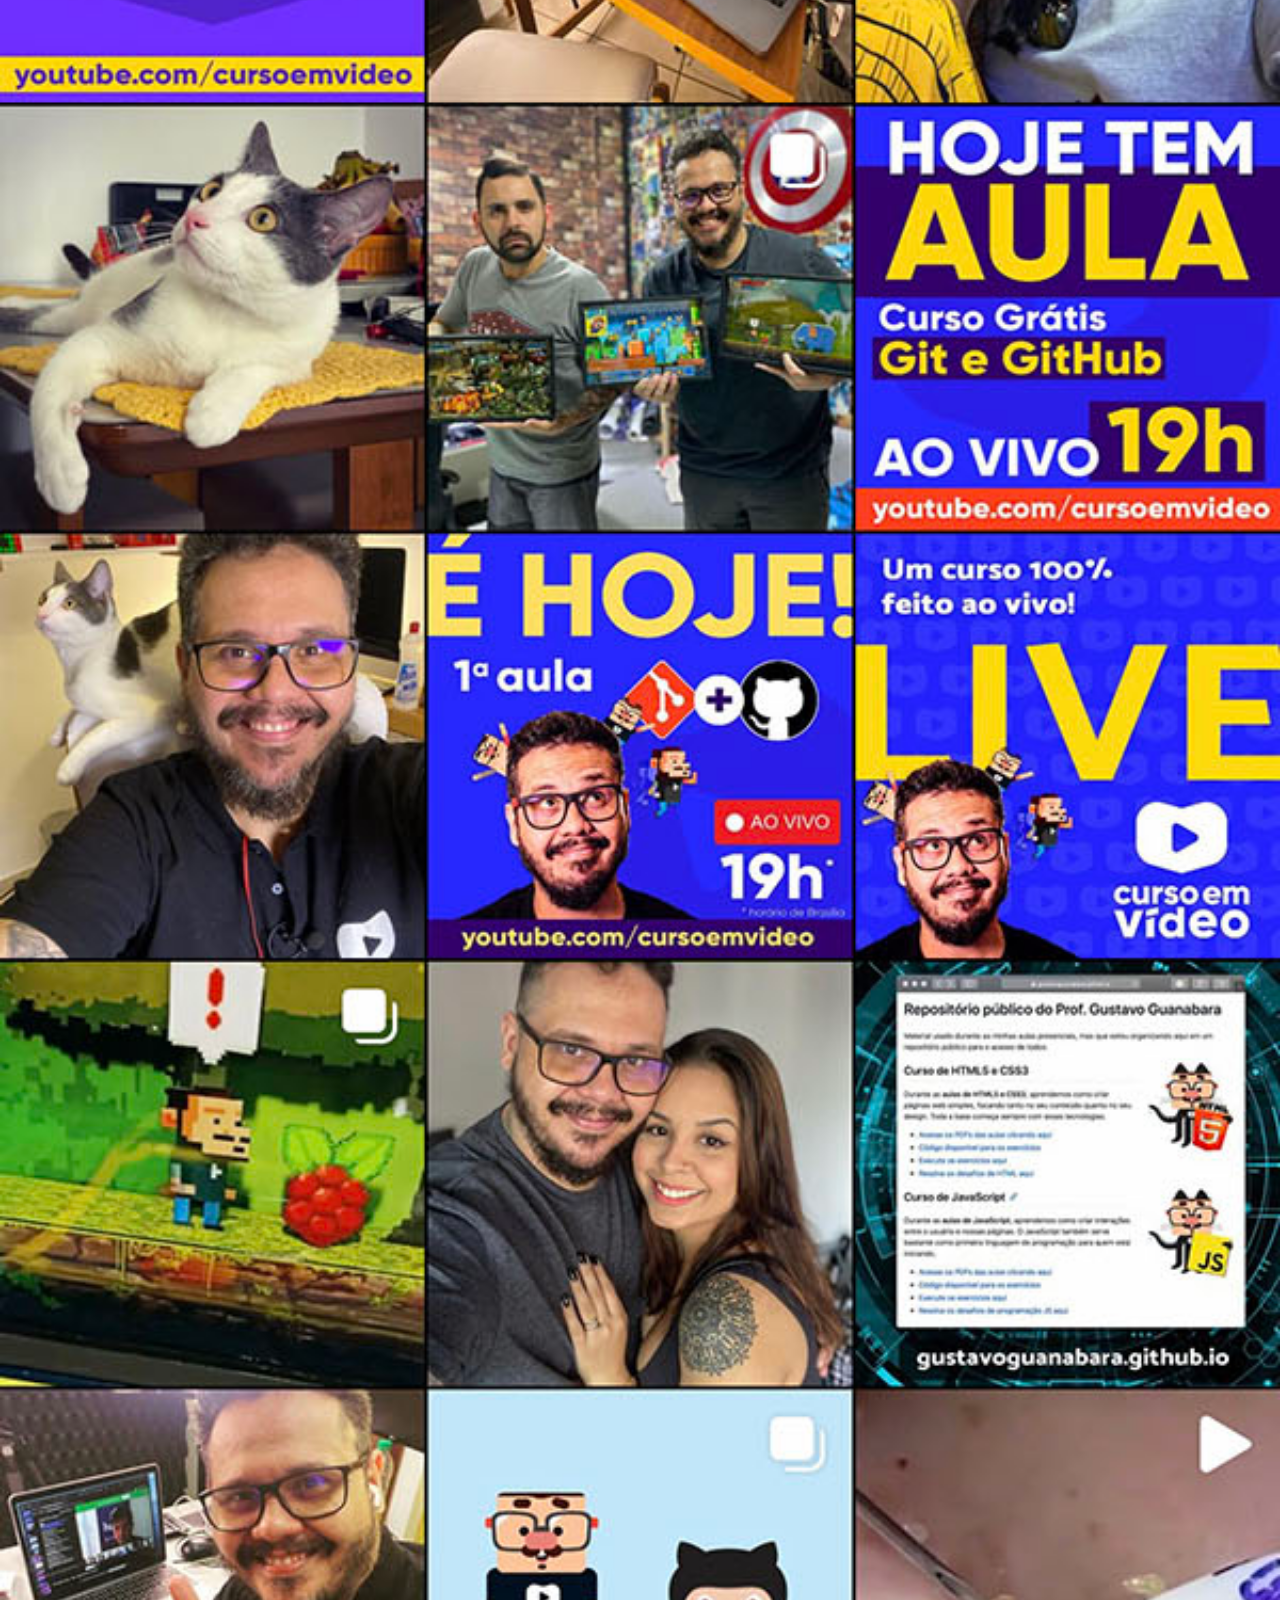
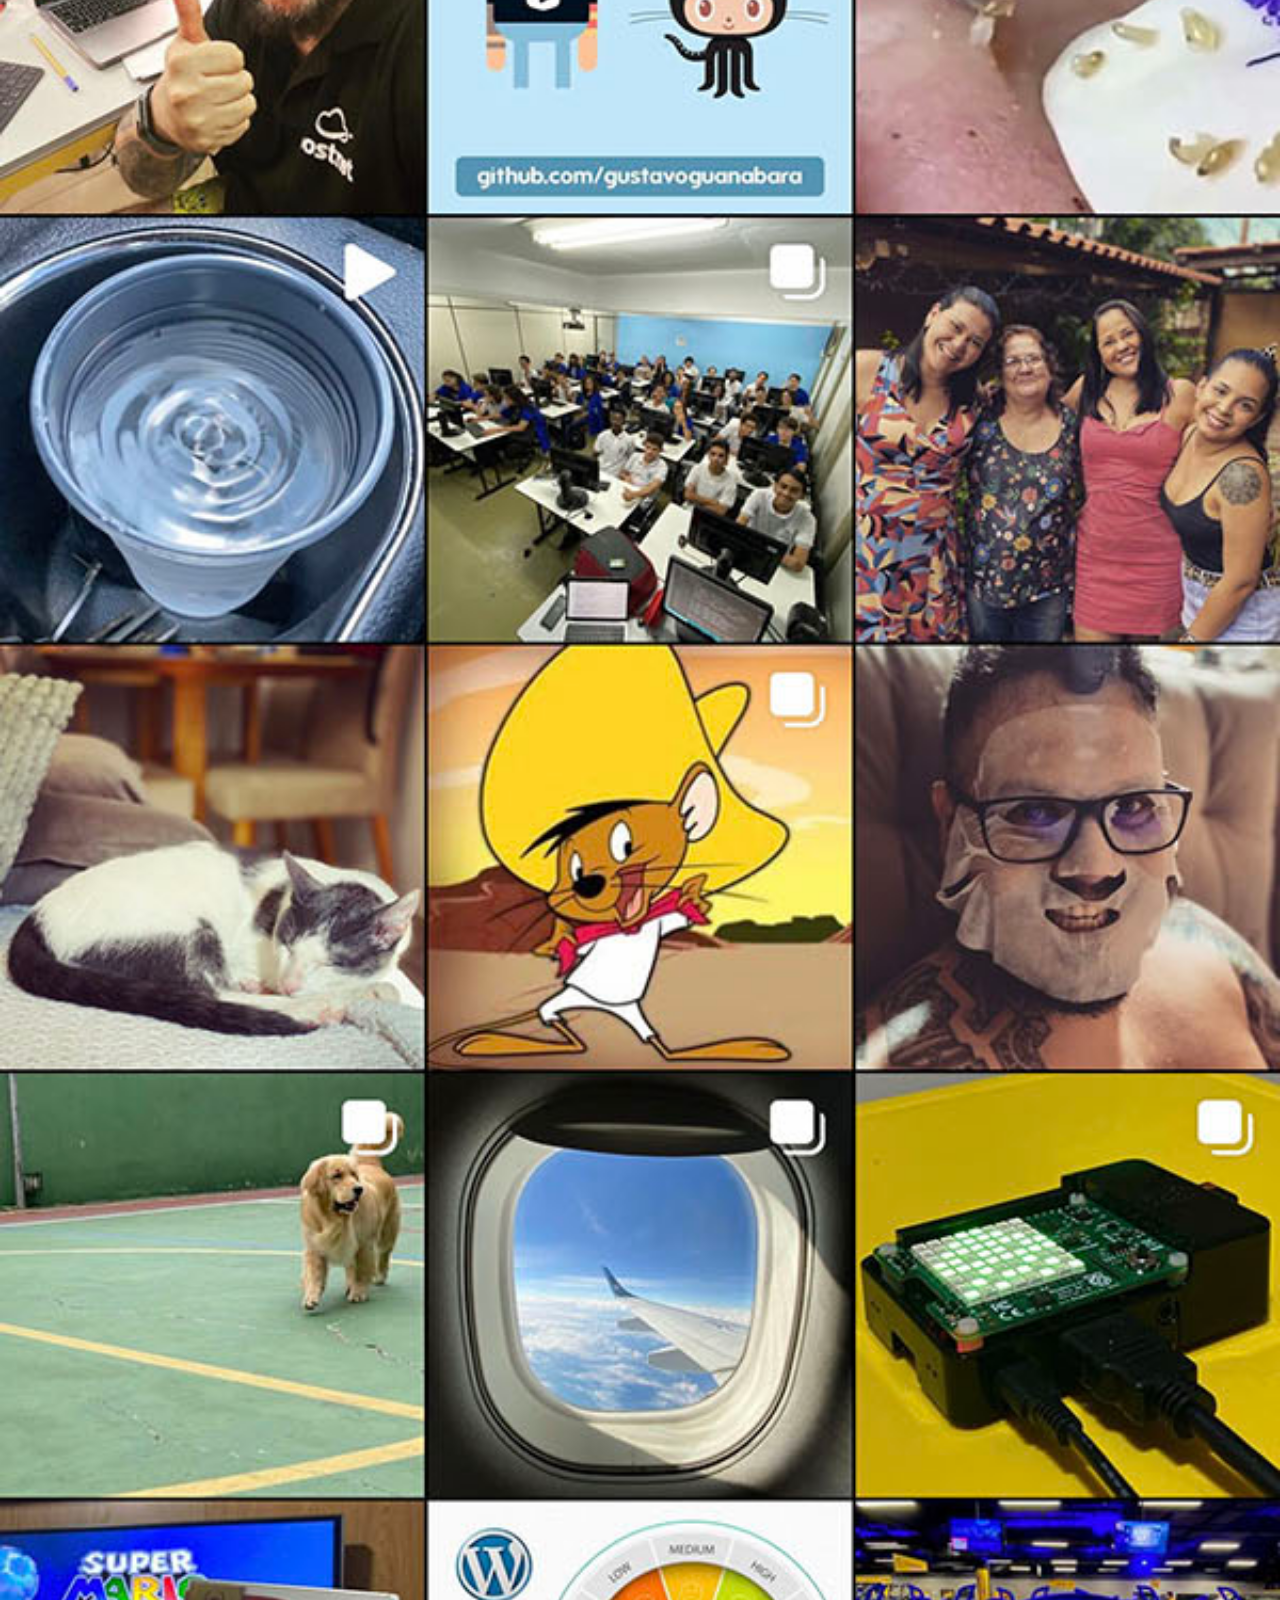
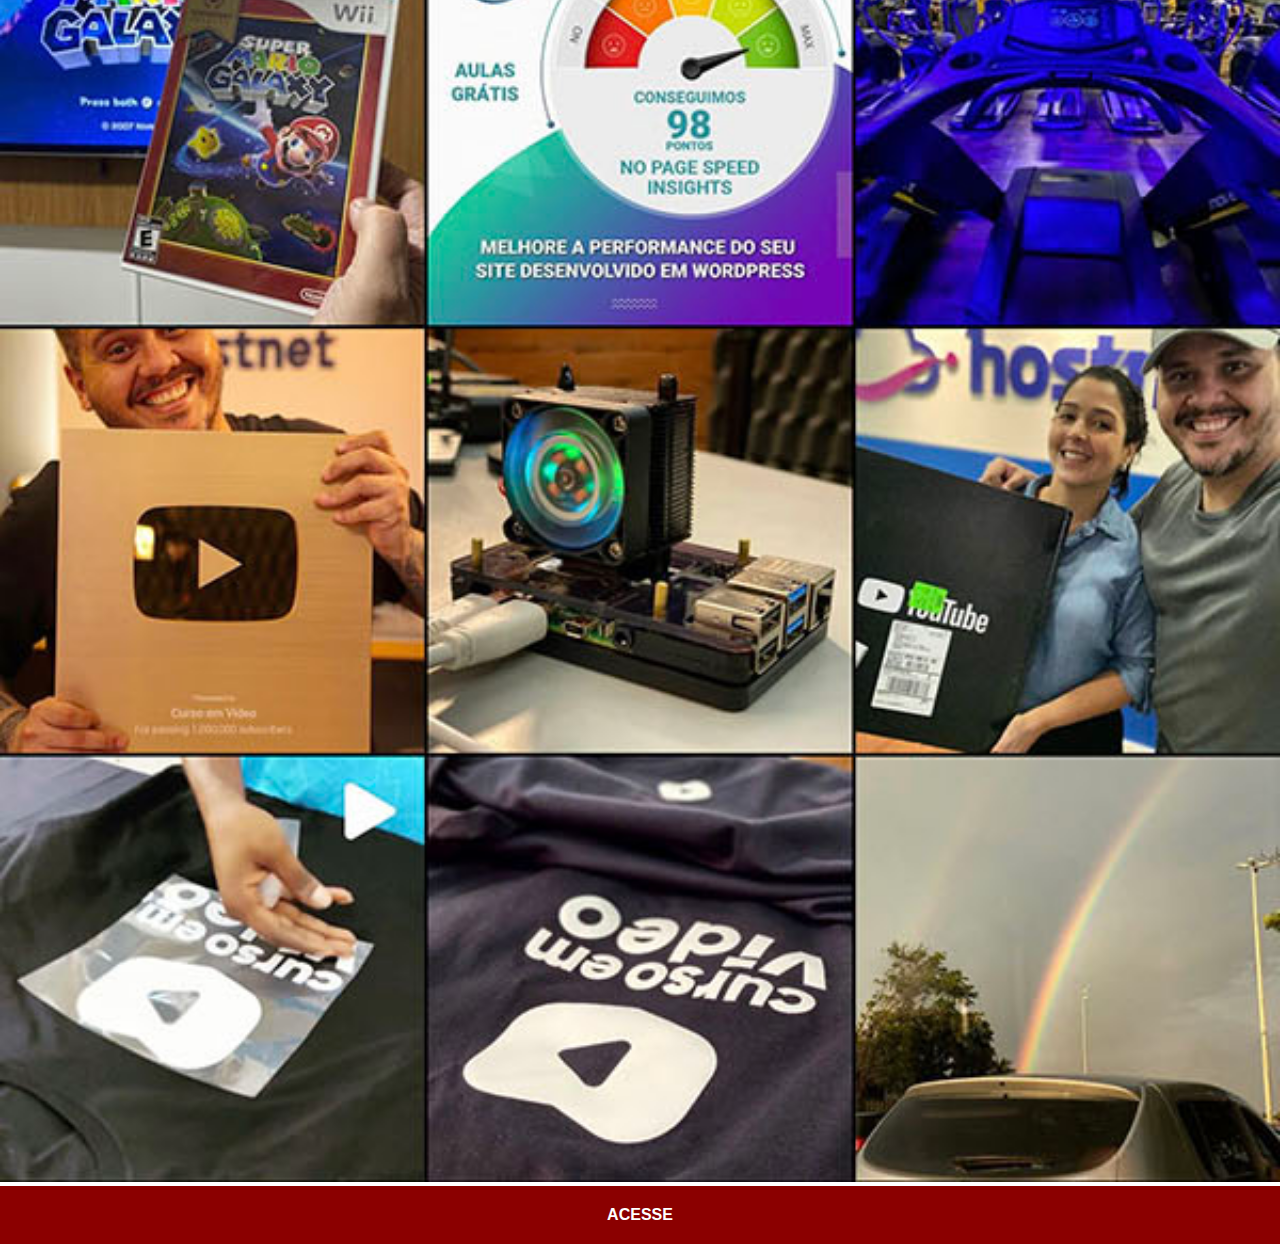
<file: instagram.html>
<!DOCTYPE html>
<html lang="pt-br">
<head>
    <meta charset="UTF-8">
    <meta name="viewport" content="width=device-width, initial-scale=1.0">
    <link rel="stylesheet" href="estilos/social.css">
    <title>Instagram</title>
</head>
<body>
    <img src="imagens/tela-instagram.jpg" alt="Instagram">
    <a href="https://www.instagram.com/gustavoguanabara/" target="_blank">ACESSE</a>
</body>
</html>
</file>
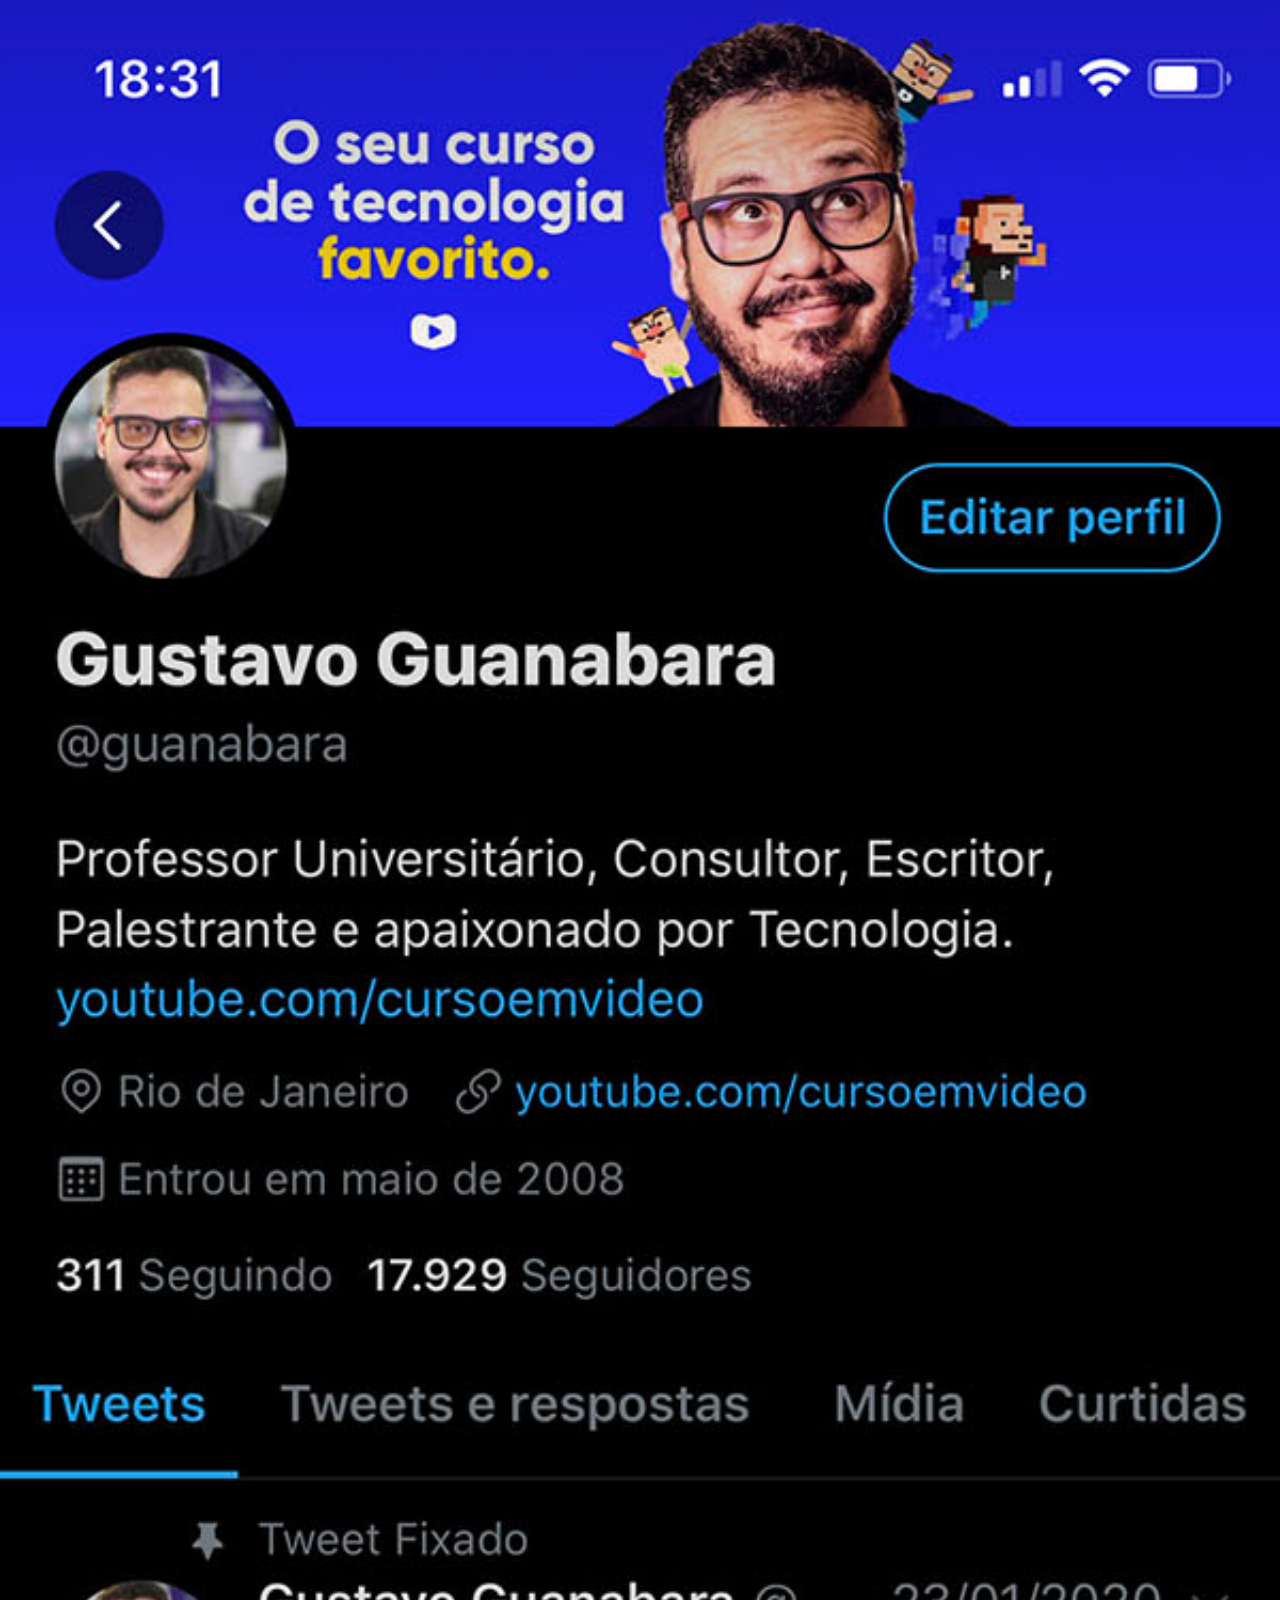
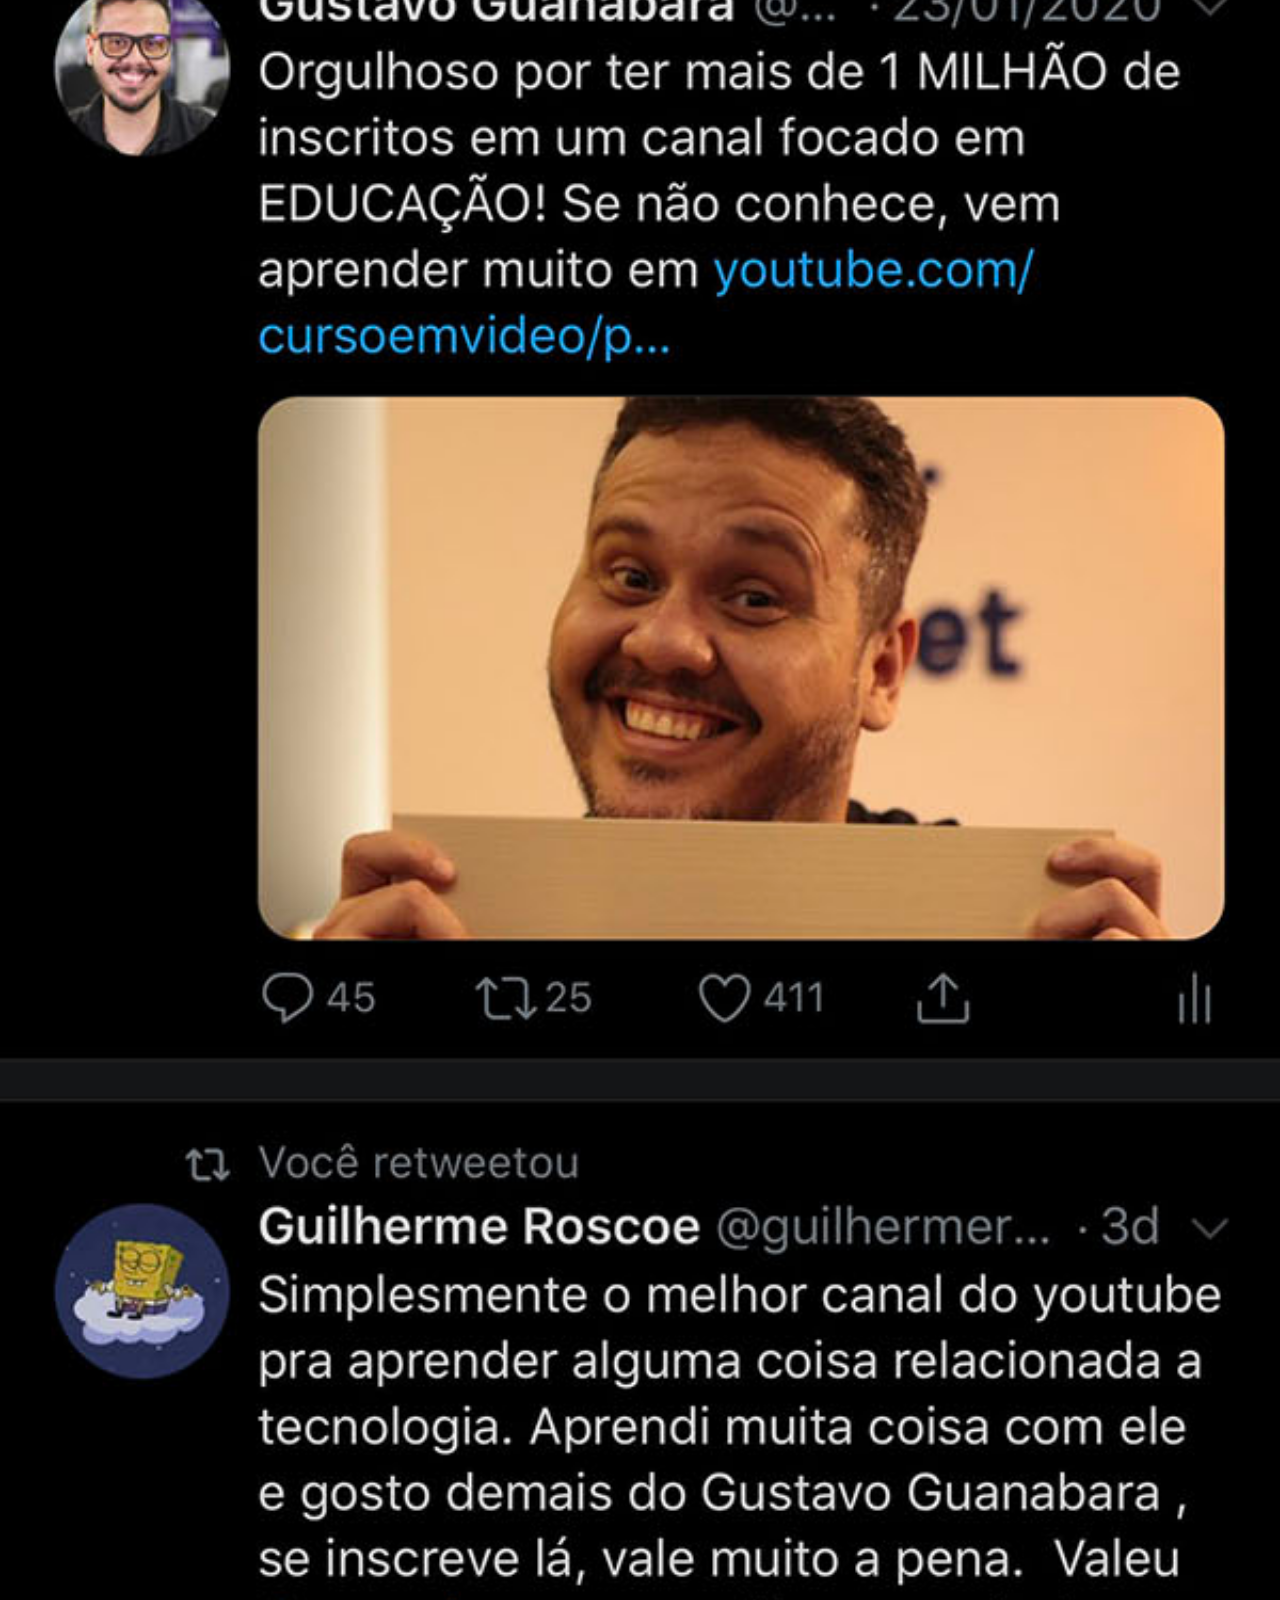
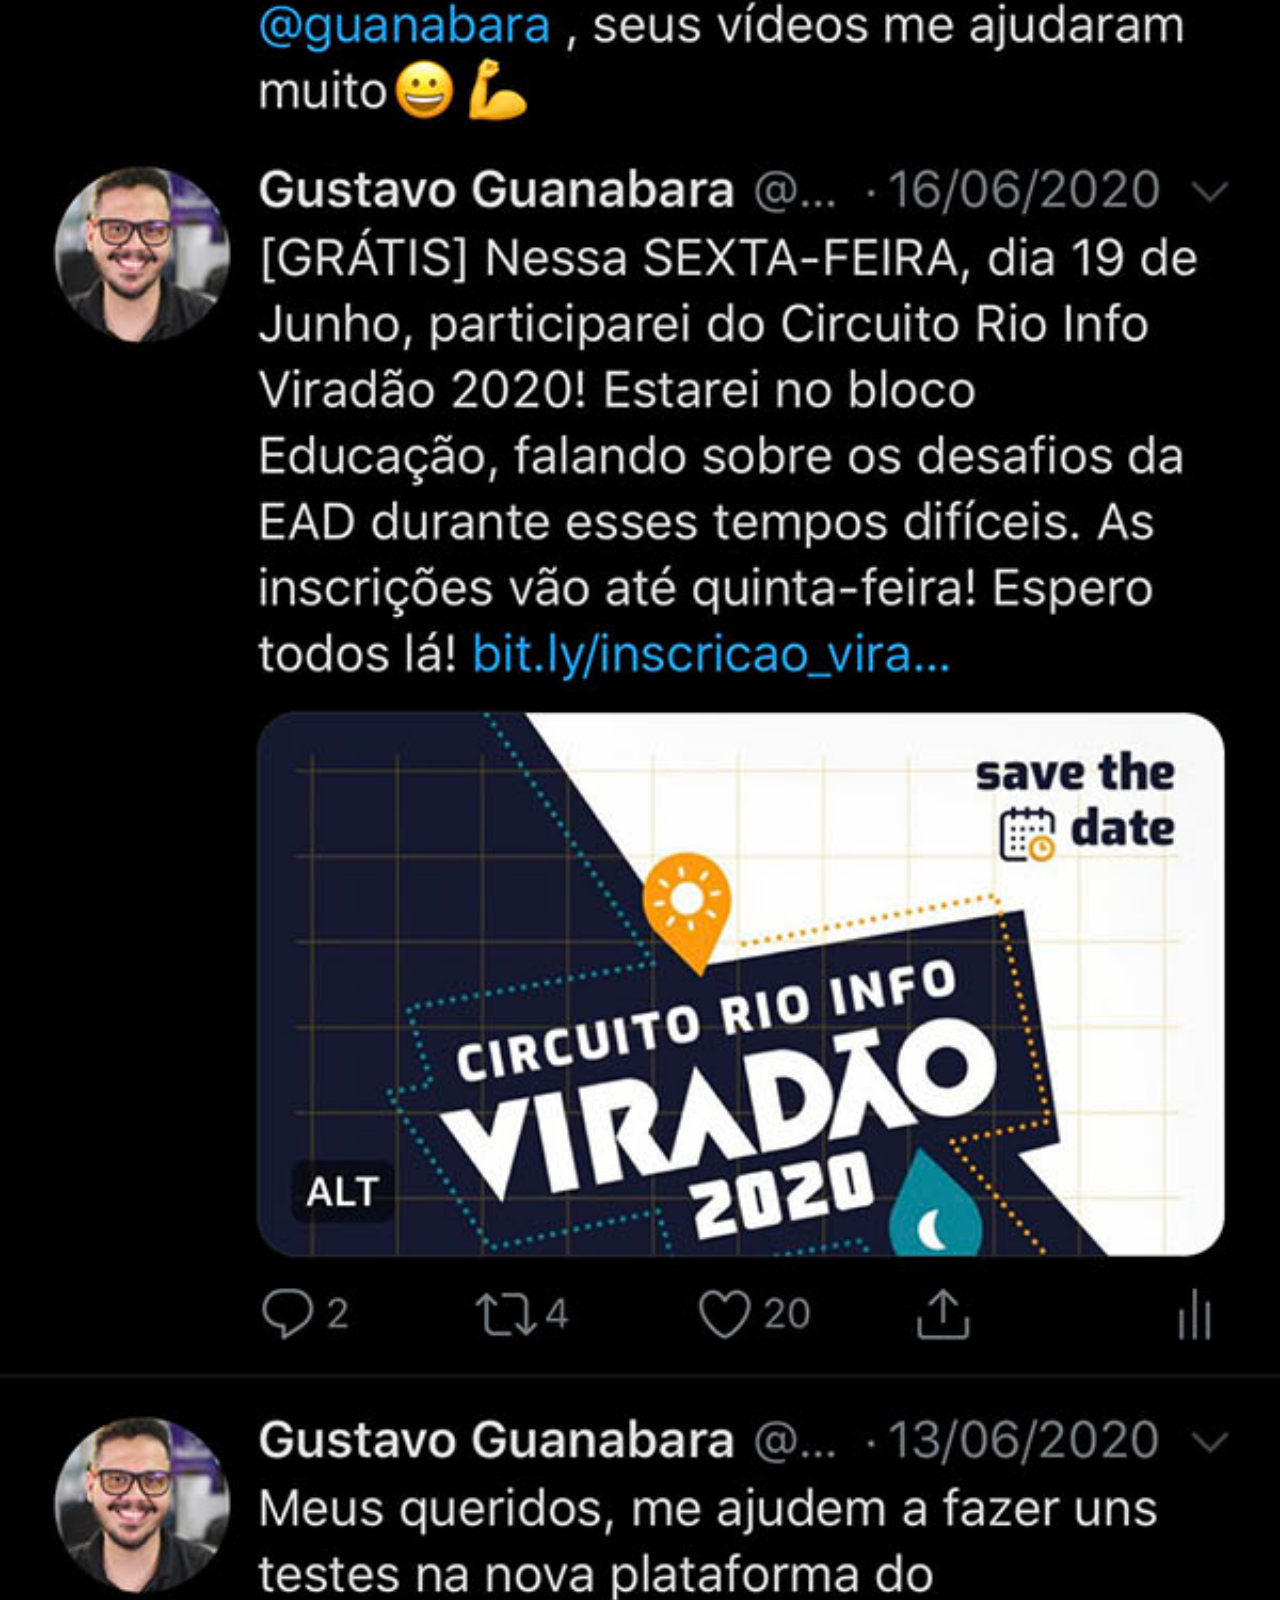
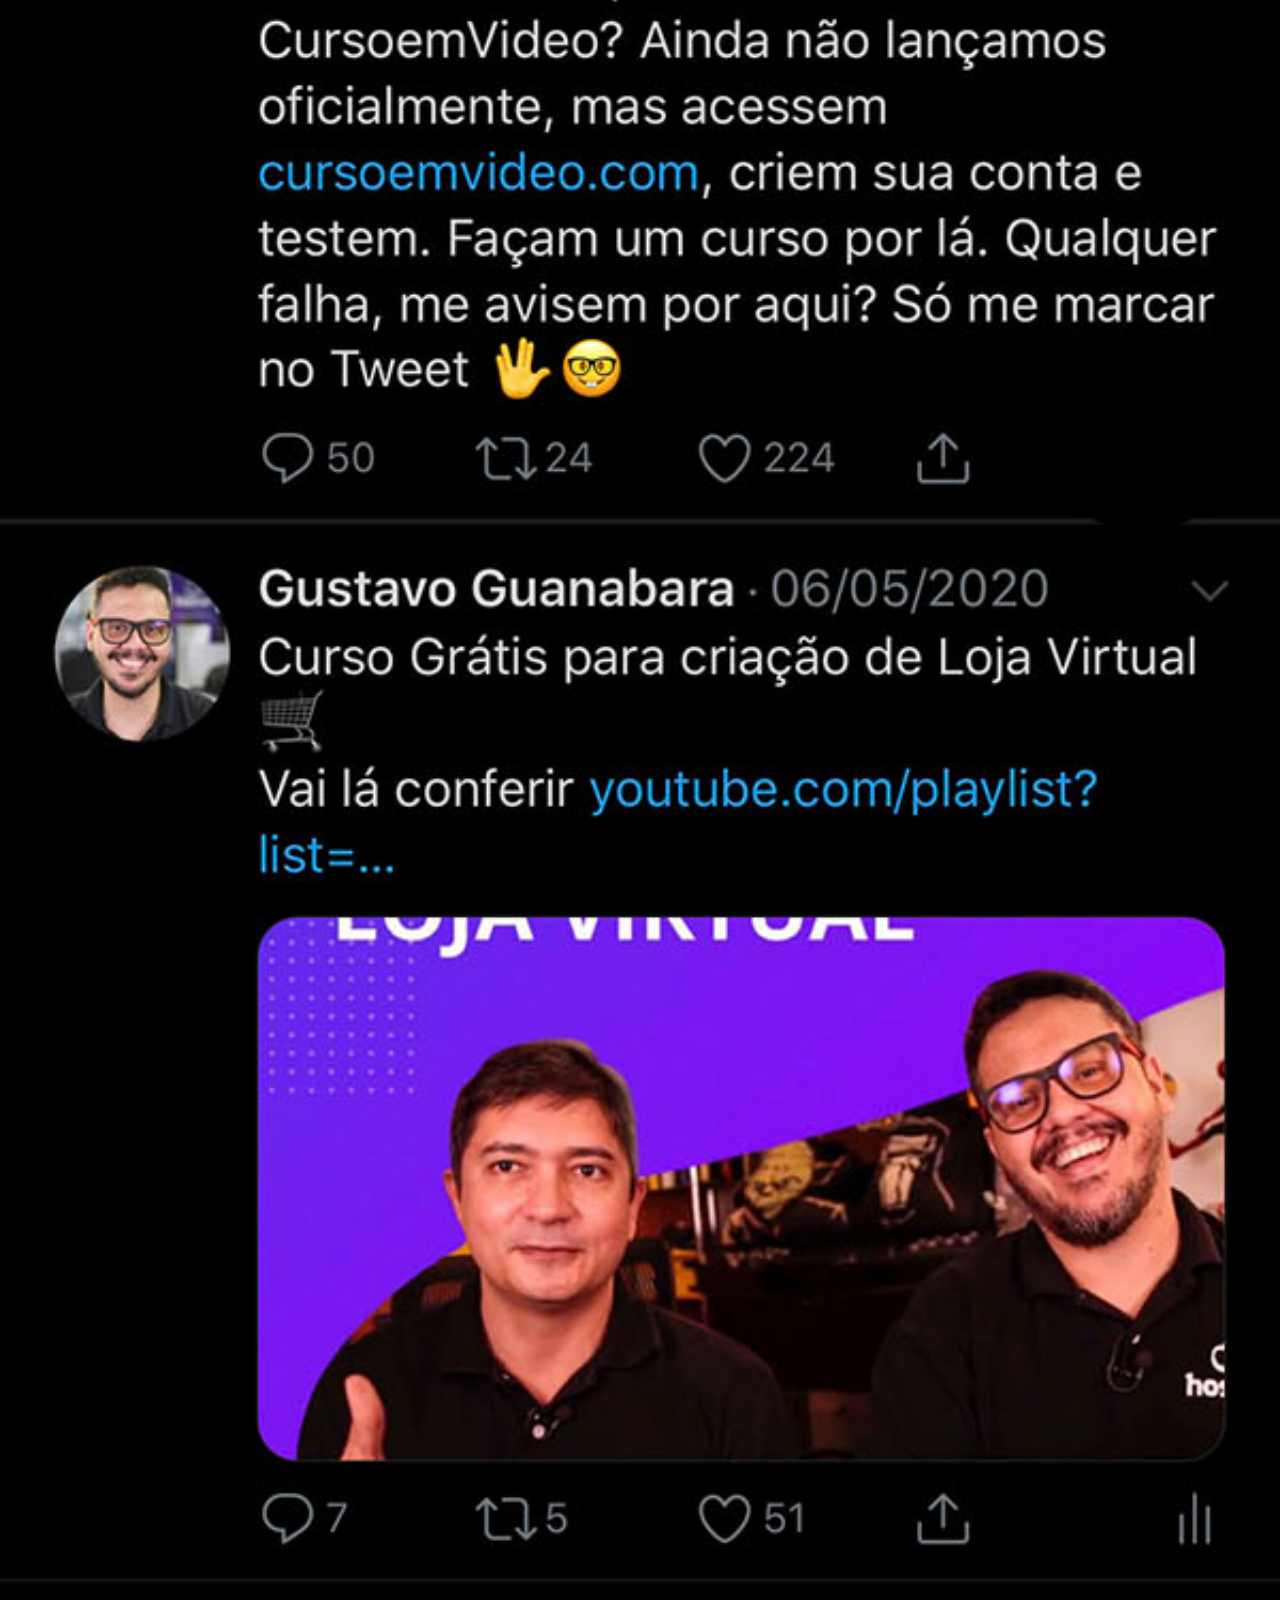
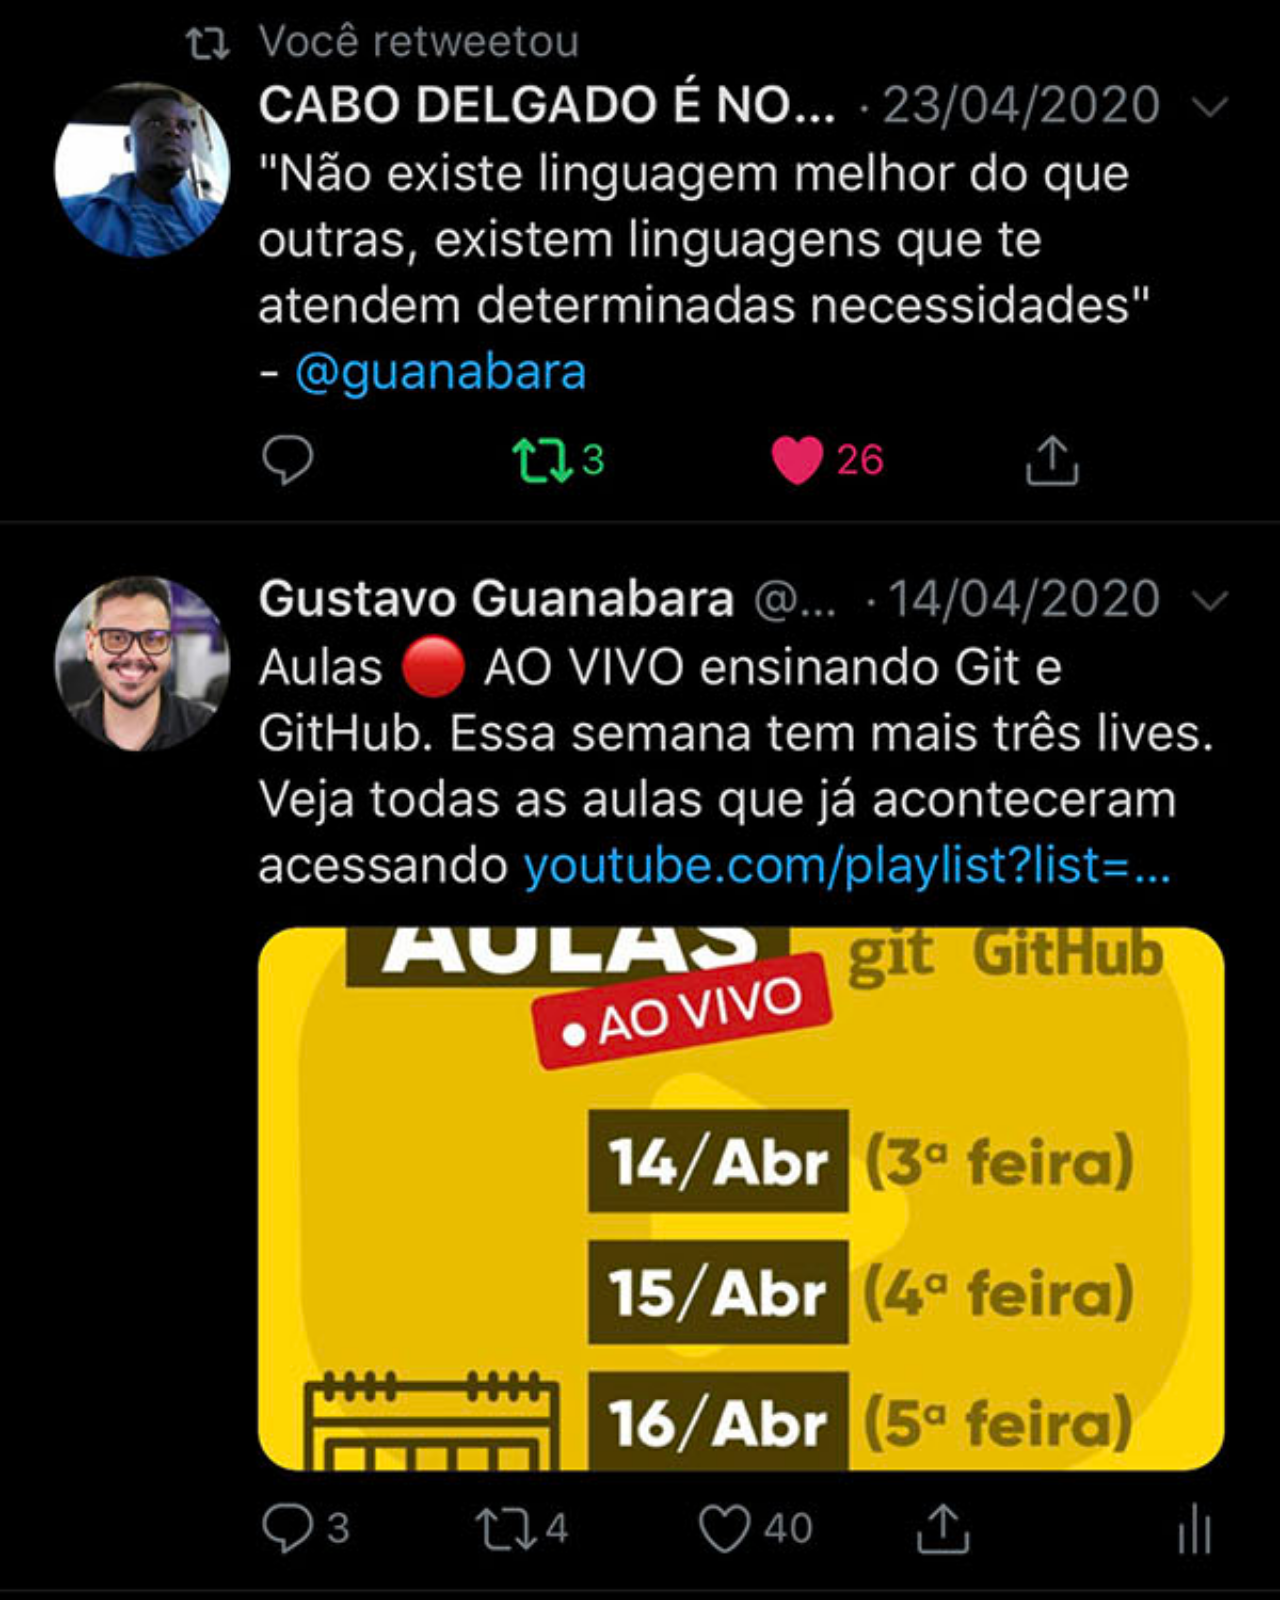
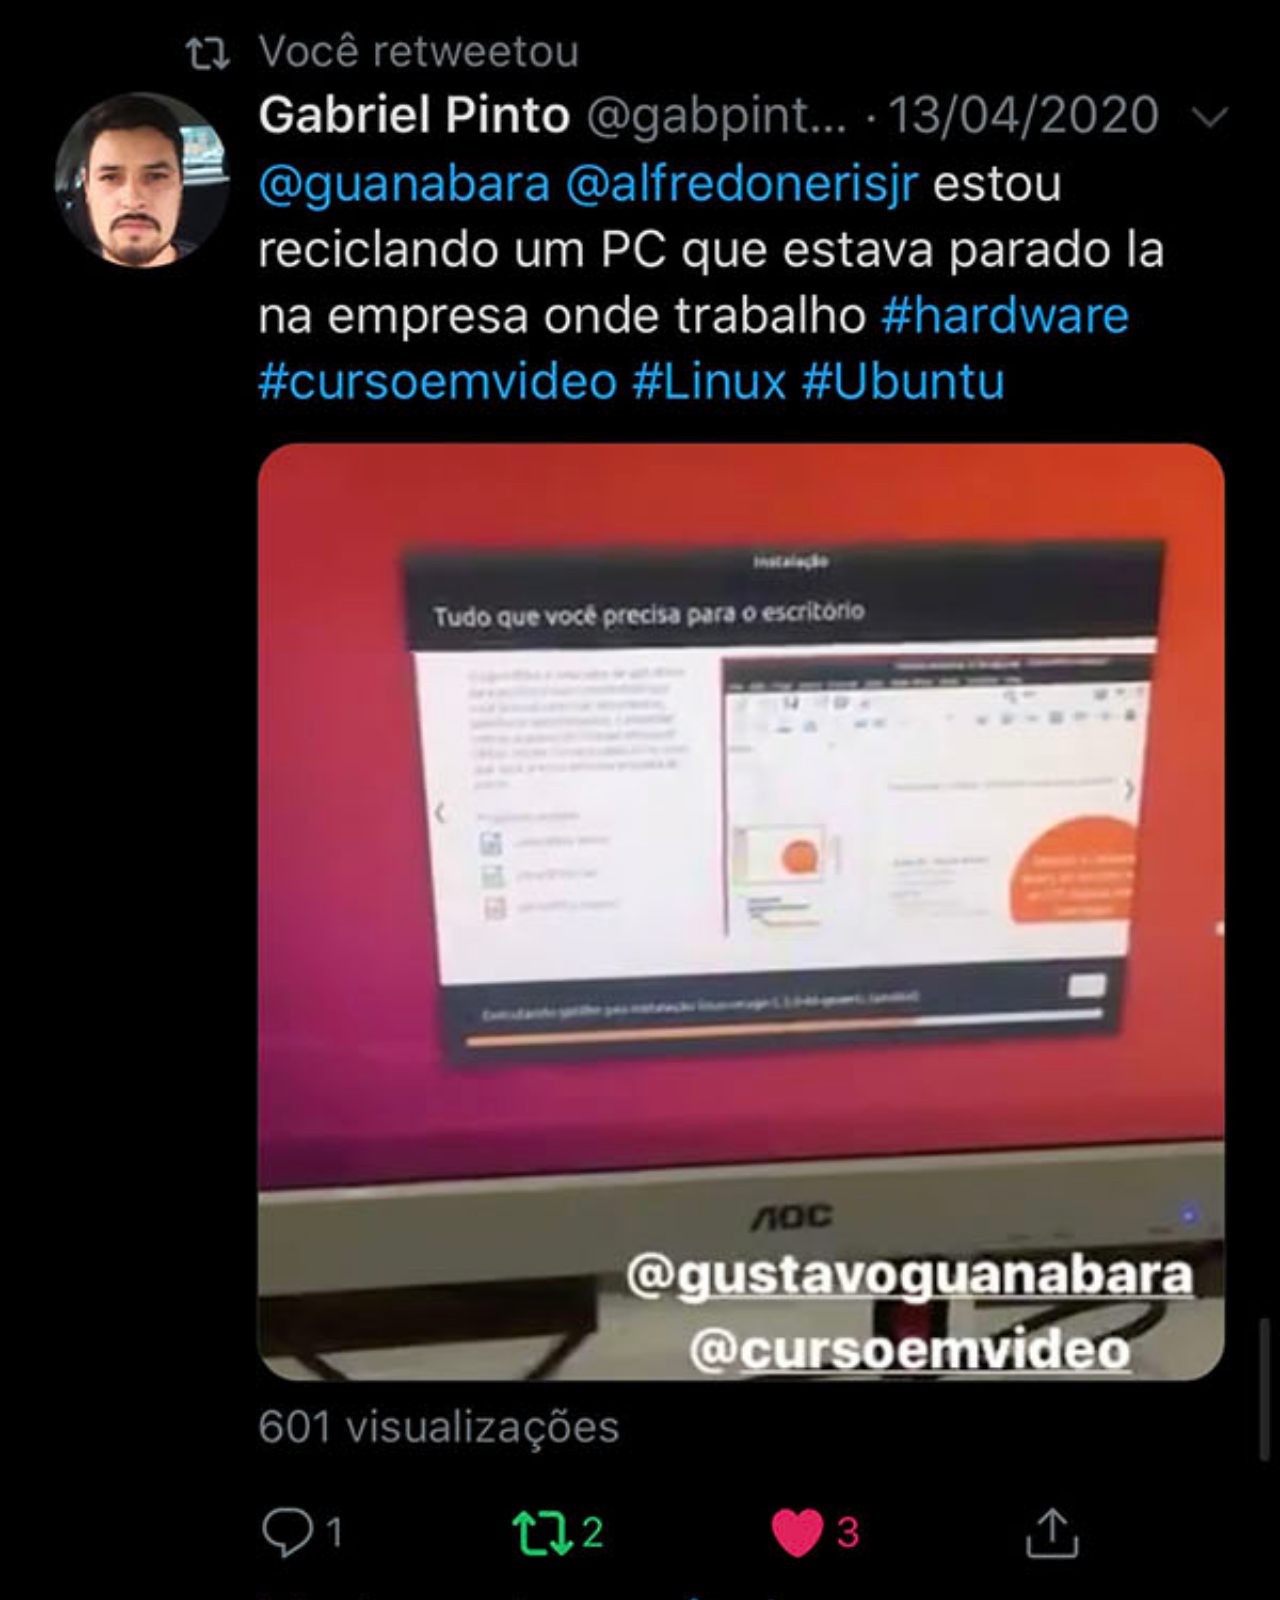
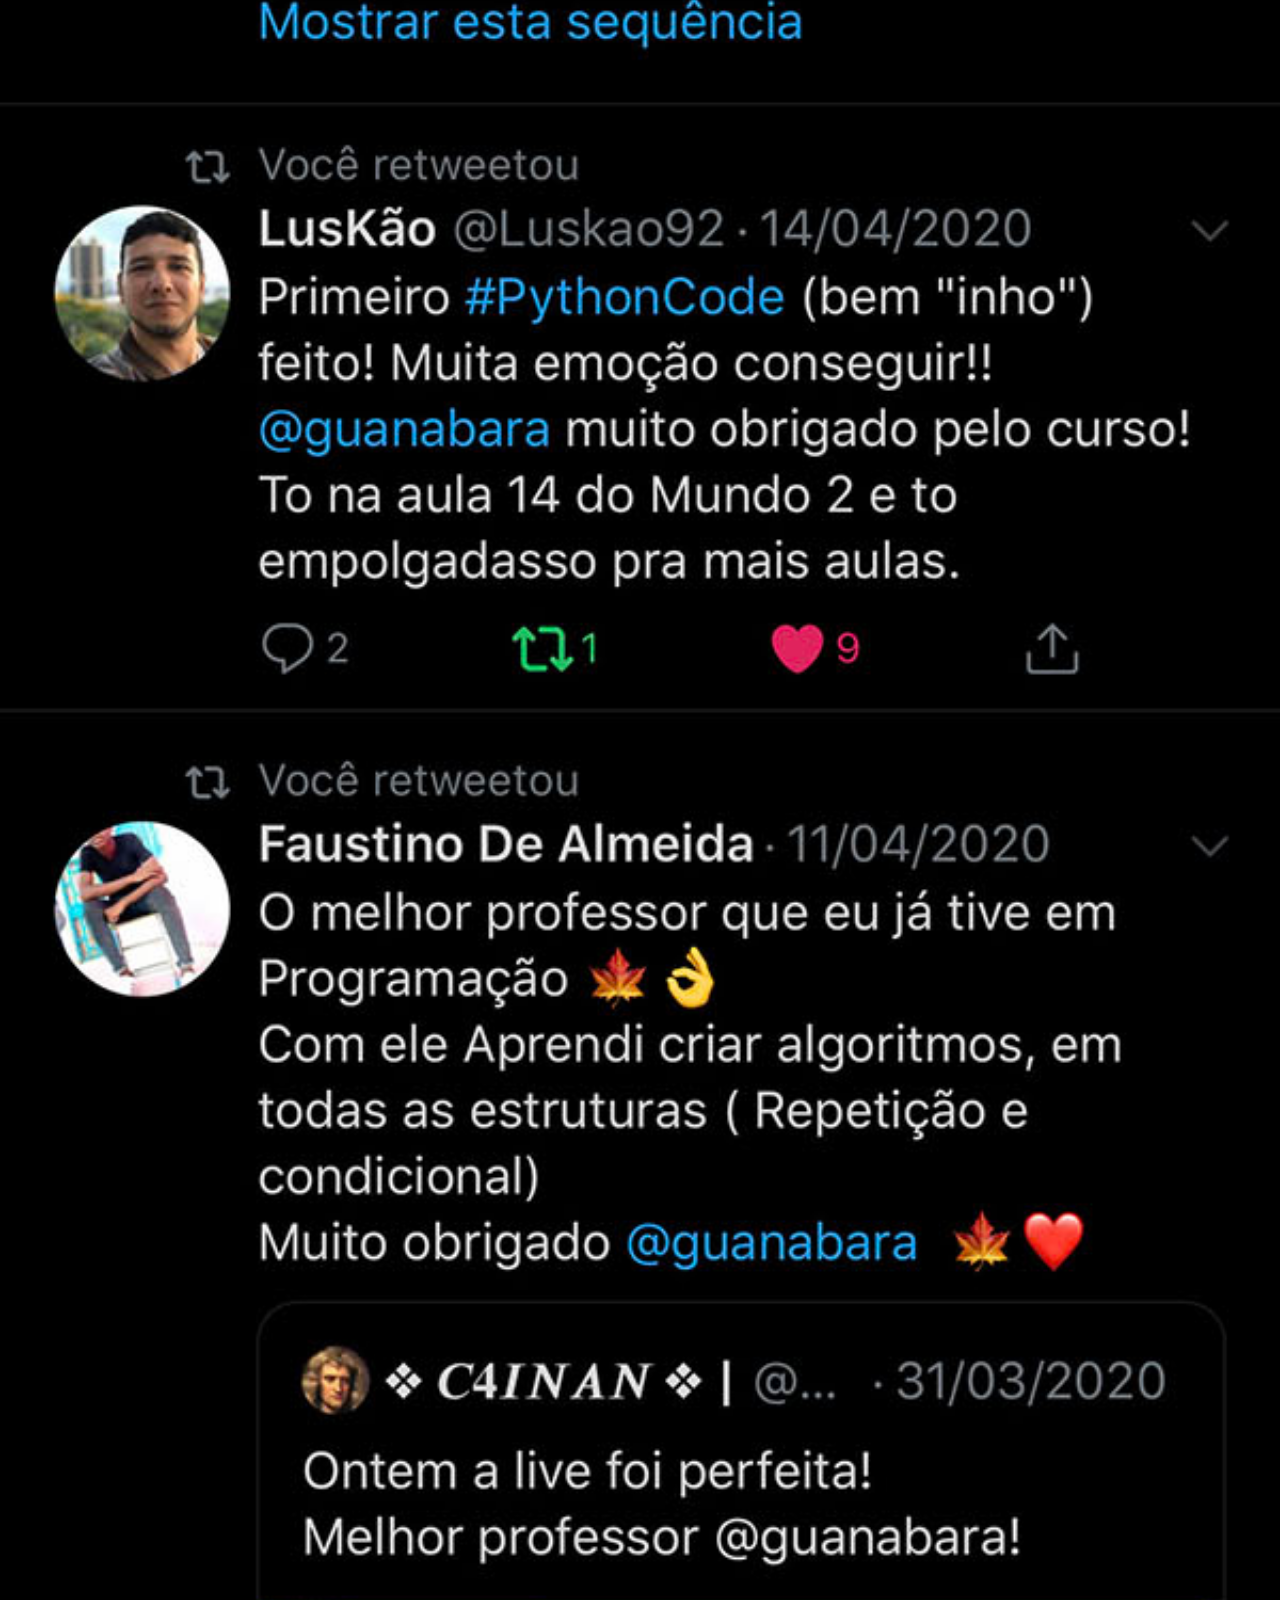
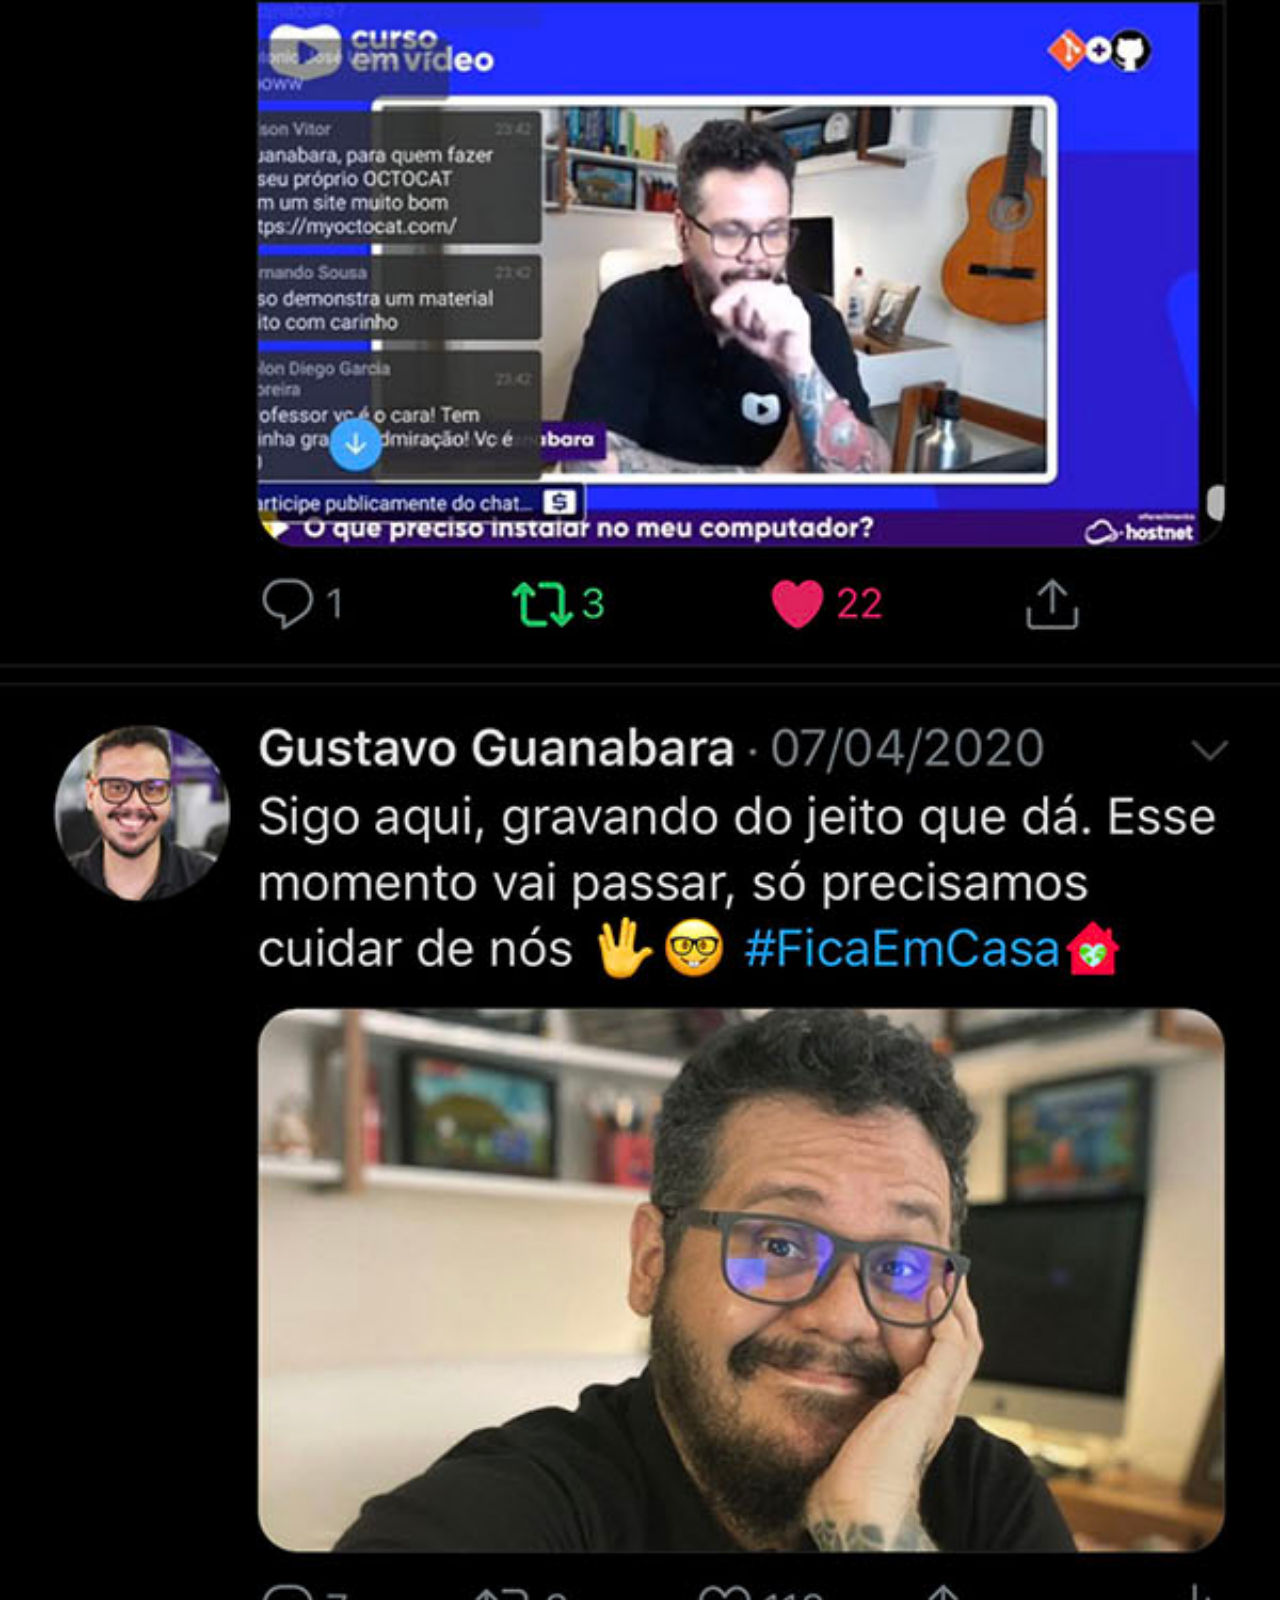
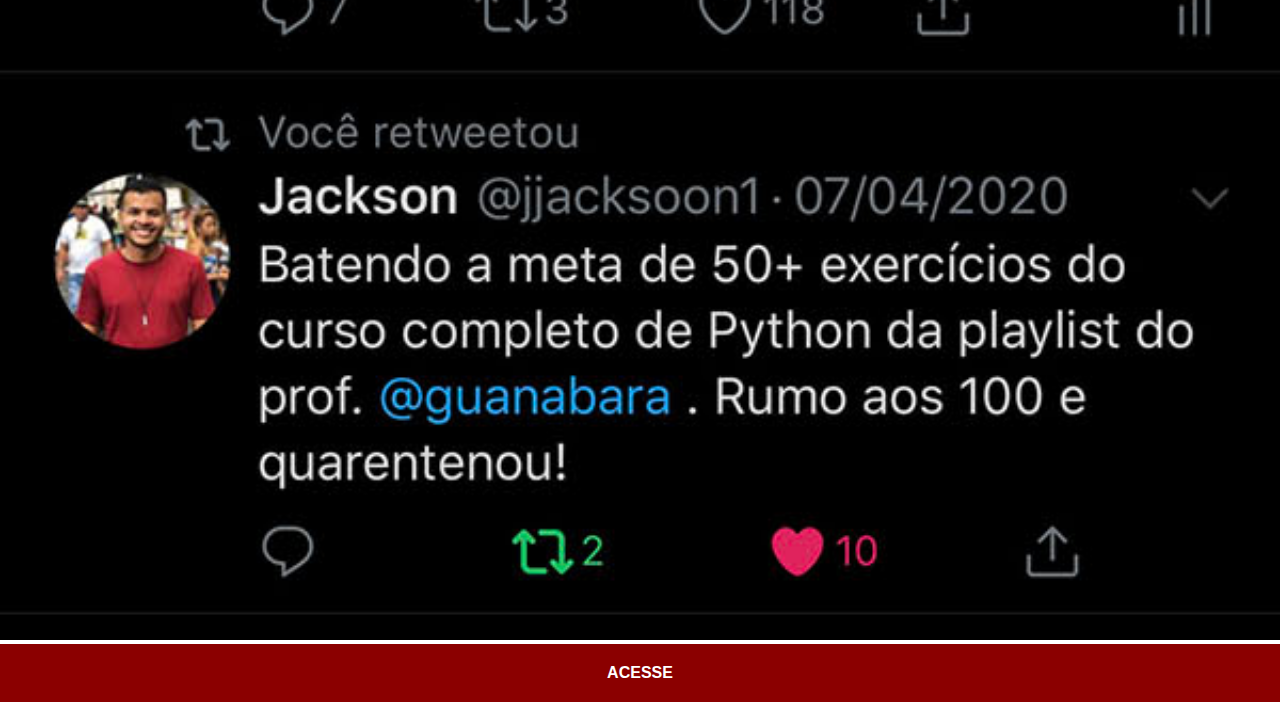
<file: twitter.html>
<!DOCTYPE html>
<html lang="pt-br">
<head>
    <meta charset="UTF-8">
    <meta name="viewport" content="width=device-width, initial-scale=1.0">
    <link rel="stylesheet" href="estilos/social.css">
    <title>Twitter</title>
</head>
<body>
    <img src="imagens/tela-twitter.jpg" alt="Twitter">
    <a href="https://twitter.com/guanabara?ref_src=twsrc%5Egoogle%7Ctwcamp%5Eserp%7Ctwgr%5Eauthor" target="_blank">ACESSE</a>
</body>
</html>
</file>
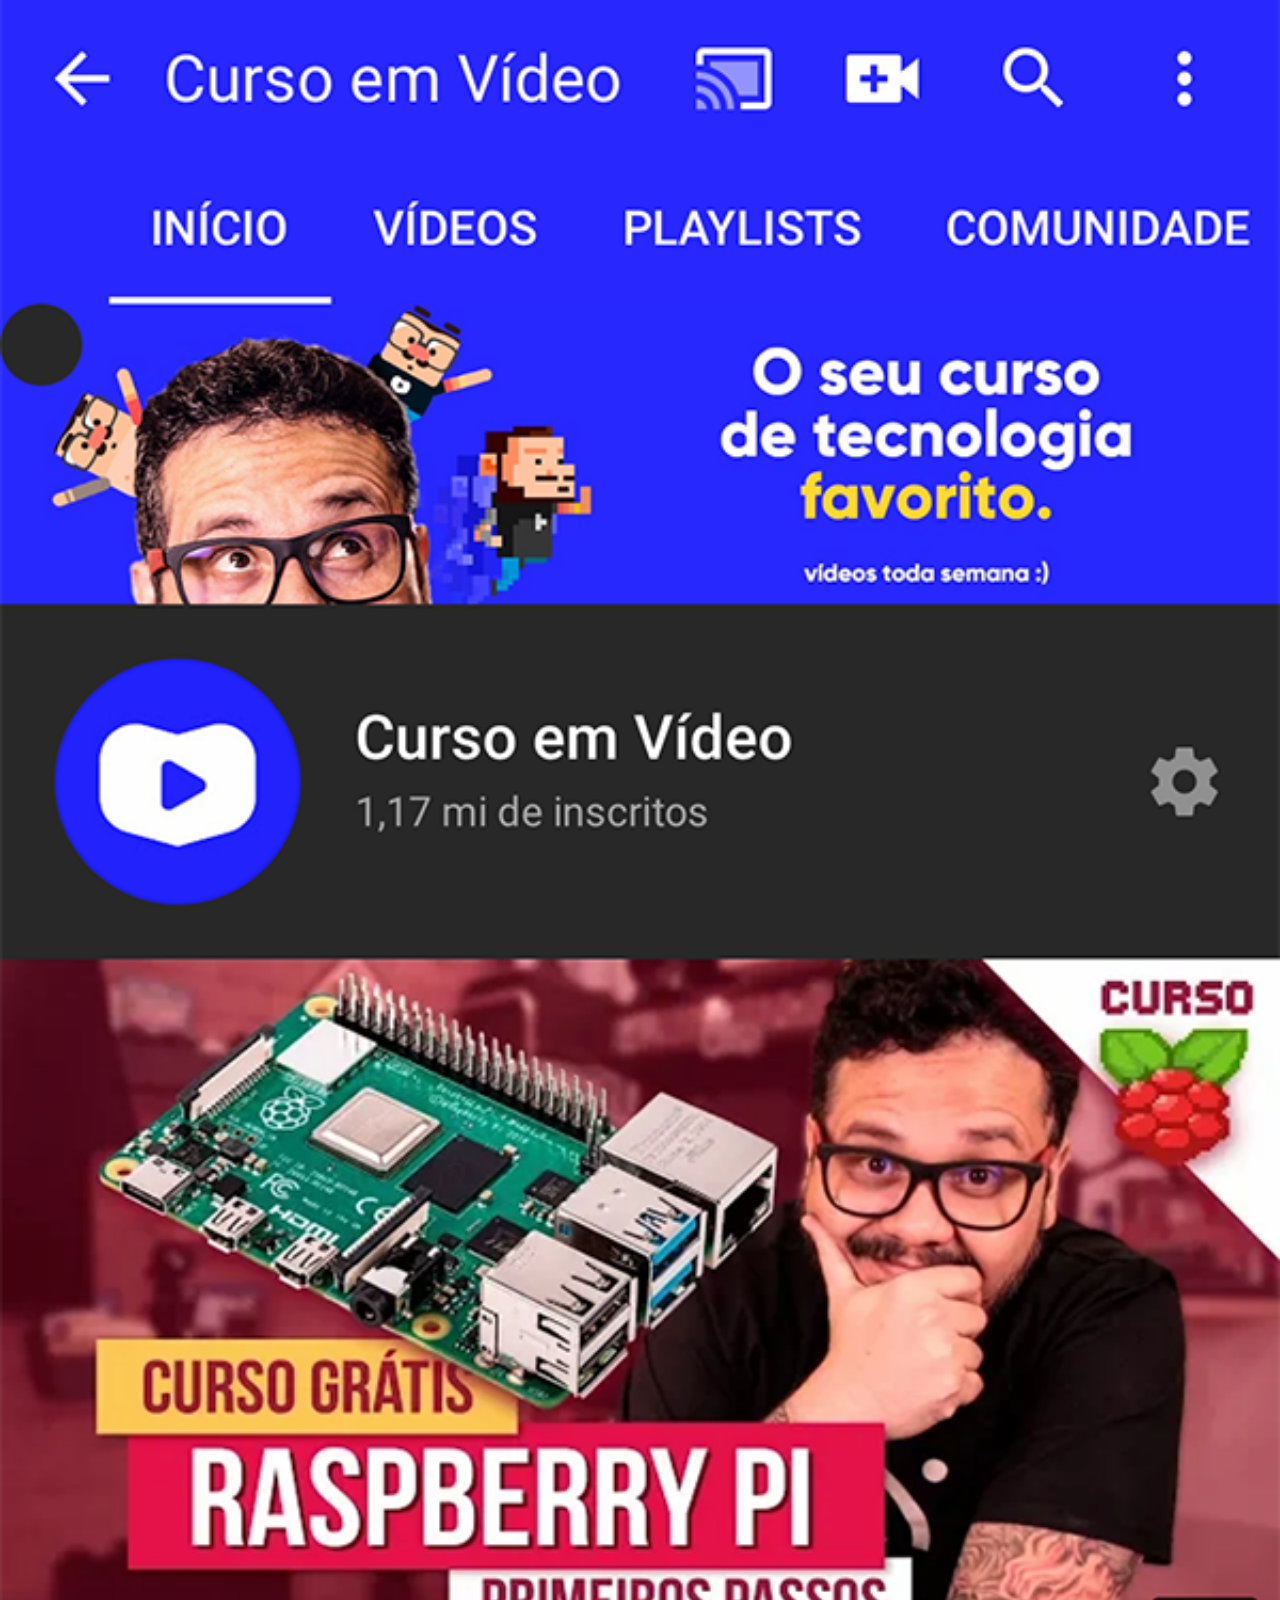
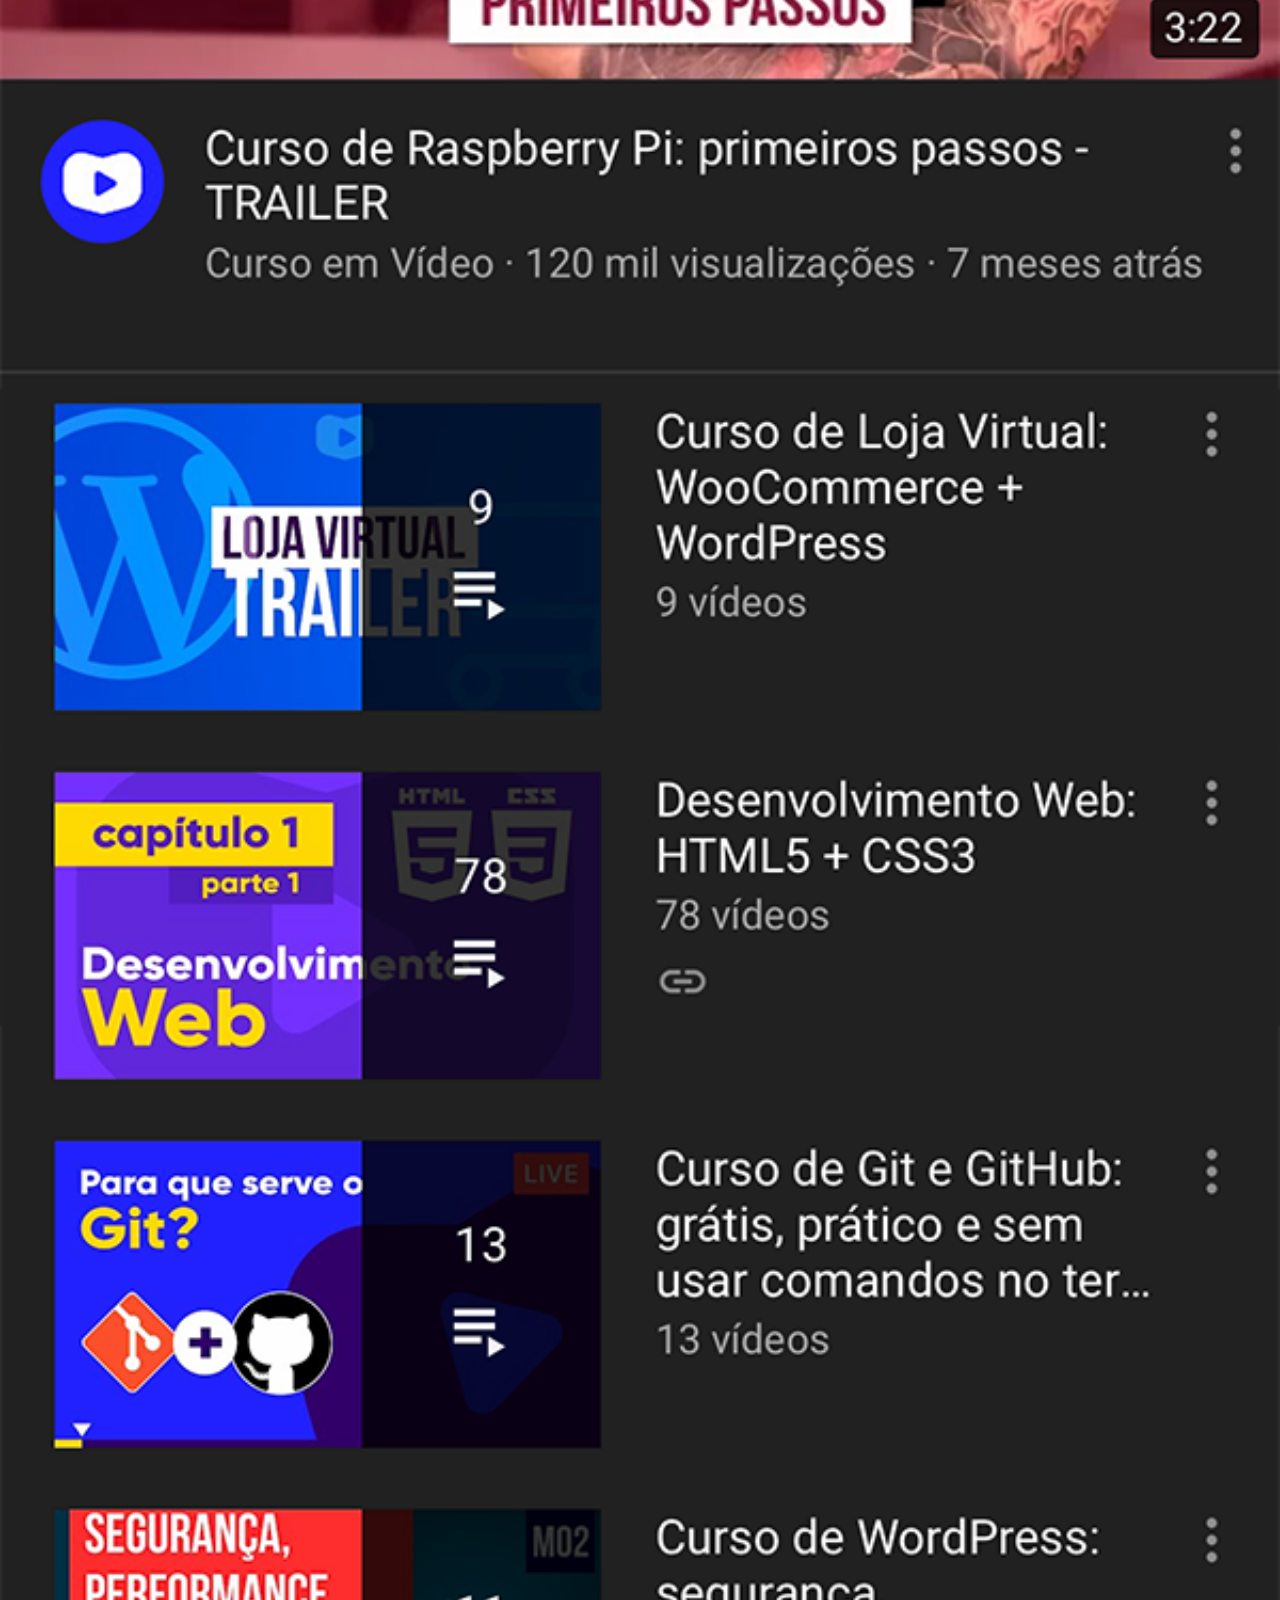
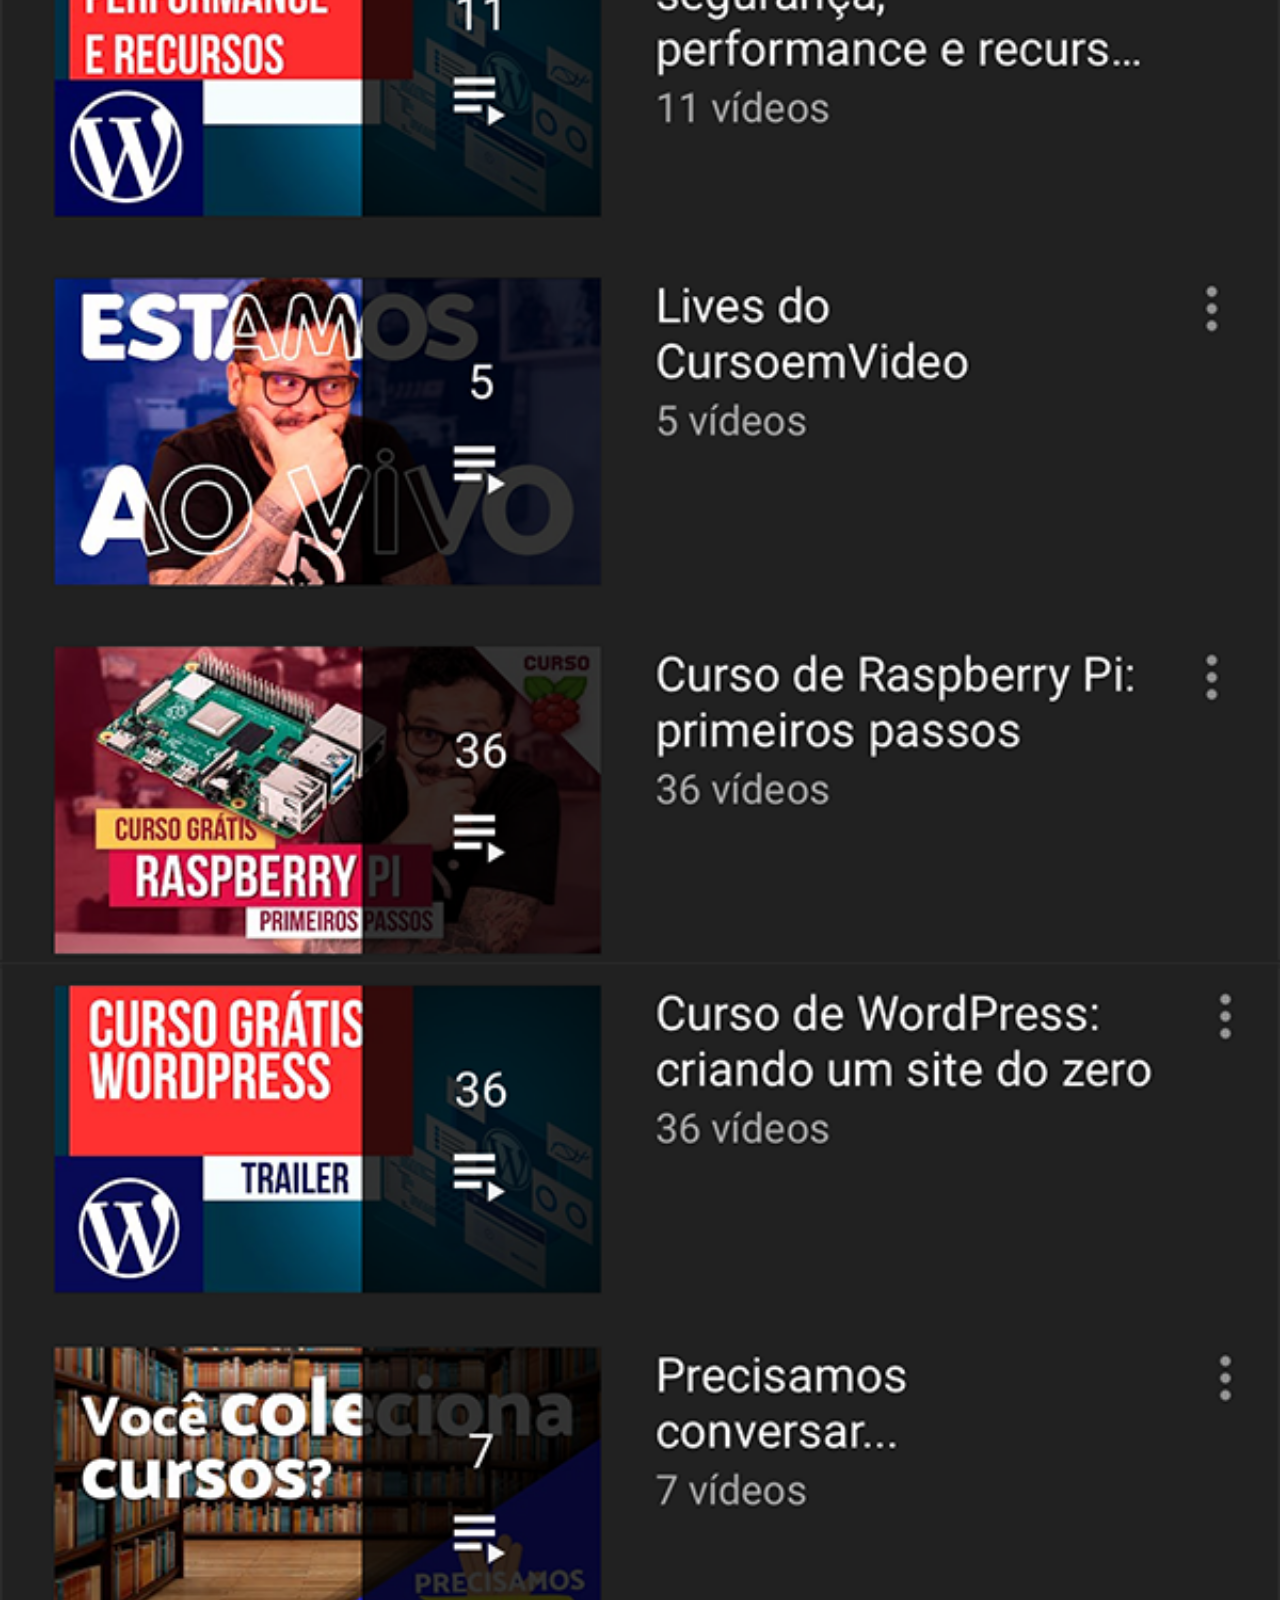
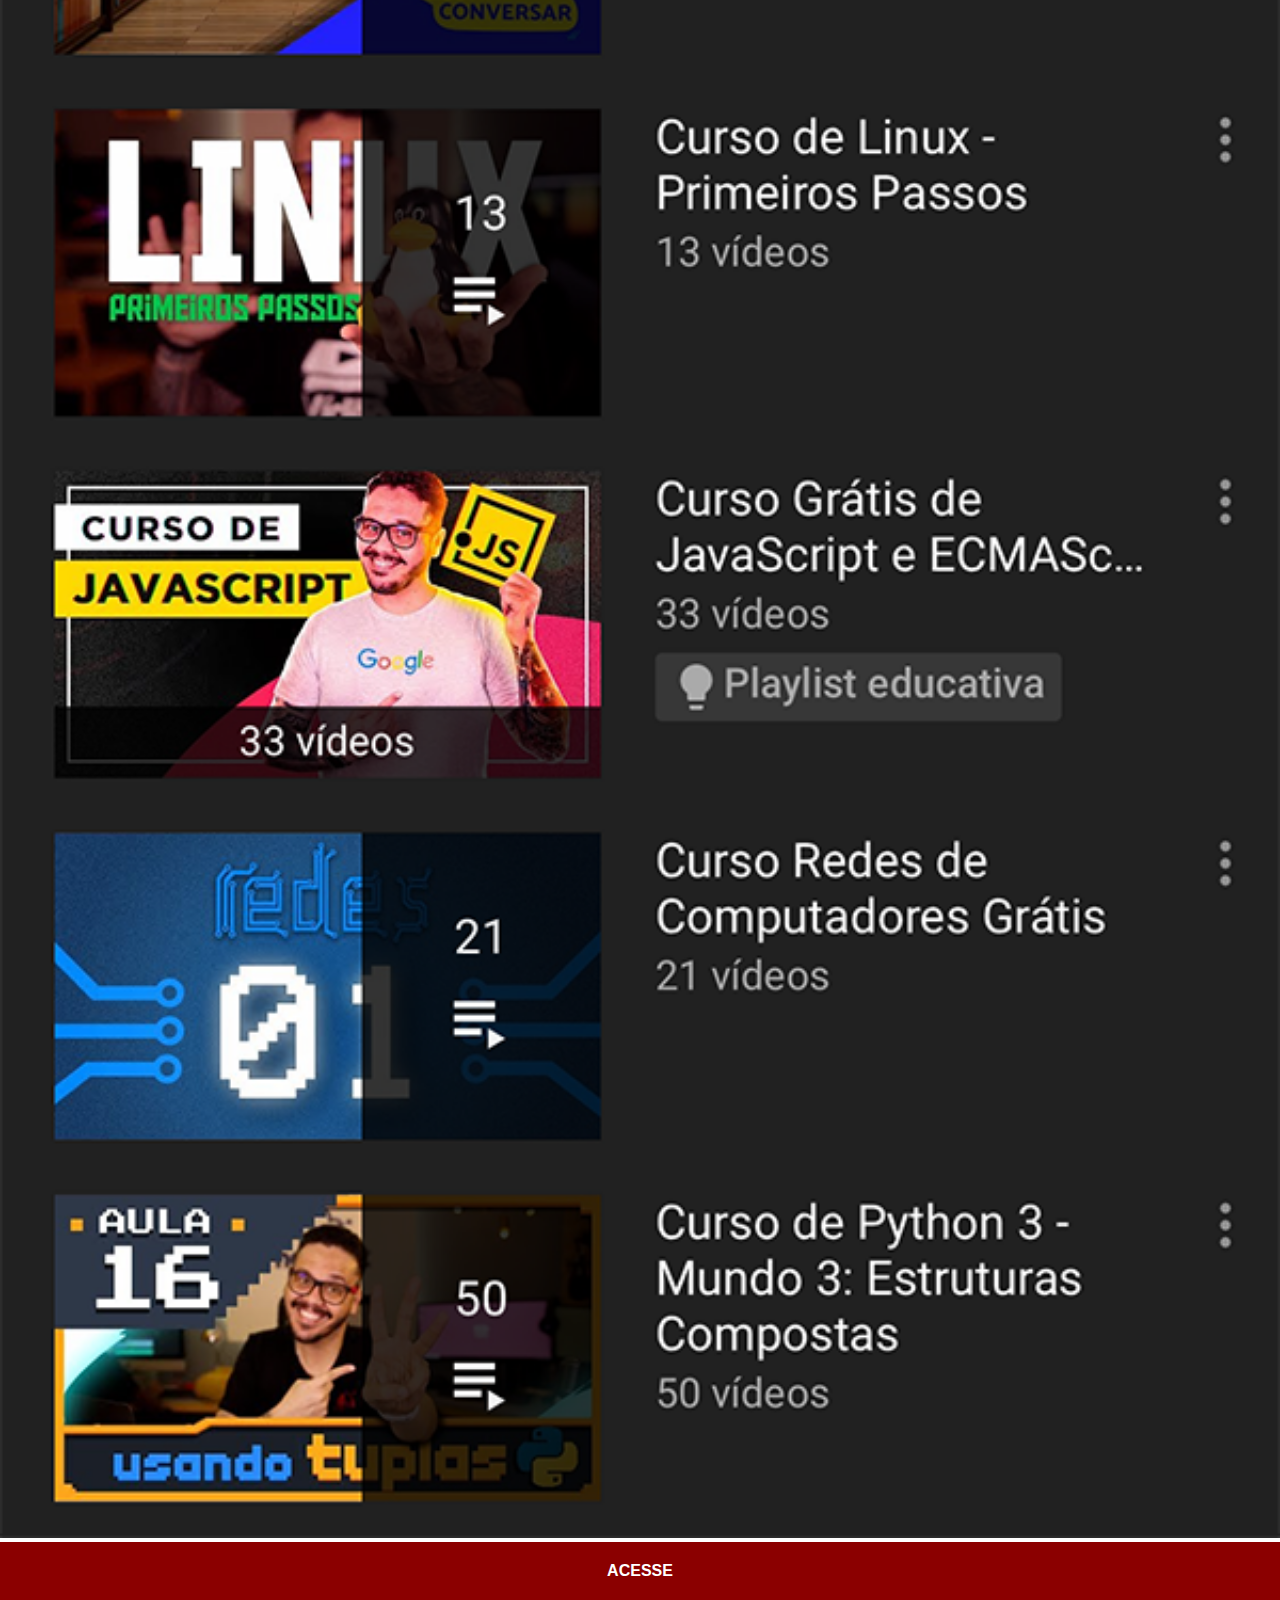
<file: youtube.html>
<!DOCTYPE html>
<html lang="pt-br">
<head>
    <meta charset="UTF-8">
    <meta name="viewport" content="width=device-width, initial-scale=1.0">
    <link rel="stylesheet" href="estilos/social.css">
    <title>Youtube</title>
  
</head>
<body>
    <img src="imagens/tela-youtube.png" alt="YouTube">
    <a href="https://www.youtube.com/c/CursoemV%C3%ADdeo/playlists" target="_blank">ACESSE</a>
</body>
</html>
</file>
<file: estilos/style.css>
@charset "UTF-8";

* {
    margin: 0px;
    padding: 0px;
    font-family: Arial, Helvetica, sans-serif;
}

html, body{
    height: 100vh;
    width: 100vw;
    background-color: black;
}

body{
    background: url(../imagens/fundo-madeira.jpg) no-repeat top center;
    background-size: cover;
    background-attachment: fixed;
}

main{
    height: 100vh;
    position: relative;
}

section#telefone{
    position: absolute;
    top: 50%;
    left: 50%;
    transform: translate(-50%, -50%);

    height: 627px;
    width: 311px;
    background: url(../imagens/frame-iphone.png);
}

iframe#tela{
    position: relative;
    top: 80px;
    left: 23px;
    height:471px ;
    width: 269px;
}

section#redes-sociais img{
    margin: 10px;
    width: 50px;
    border-radius: 50%;
    box-shadow: 2px 2px 5px black;
    box-sizing: border-box;
}

section#redes-sociais{
    text-align: right;
}

section#redes-sociais img:hover{
    border: 2px solid white;
    transform: translate(-3px, -3px);
    box-shadow: 5px 5px 10px black;
    transition: transform .4s, border .1s;
}
</file>
<file: estilos/social.css>
@charset "UTF-8";

*{
    margin: 0px;
    padding: 0px;
    font-family: Arial, Helvetica, sans-serif;
}

::-webkit-scrollbar{
    width: 0px;
    height: 0px;
}

img{
    width: 100vw;
}

a{
    display: block;
    background-color: darkred;
    color: white;
    padding: 20px;
    text-align: center;
    font-weight: bolder;
    text-decoration: none;
}

a:hover{
background-color: red;
}
</file>
